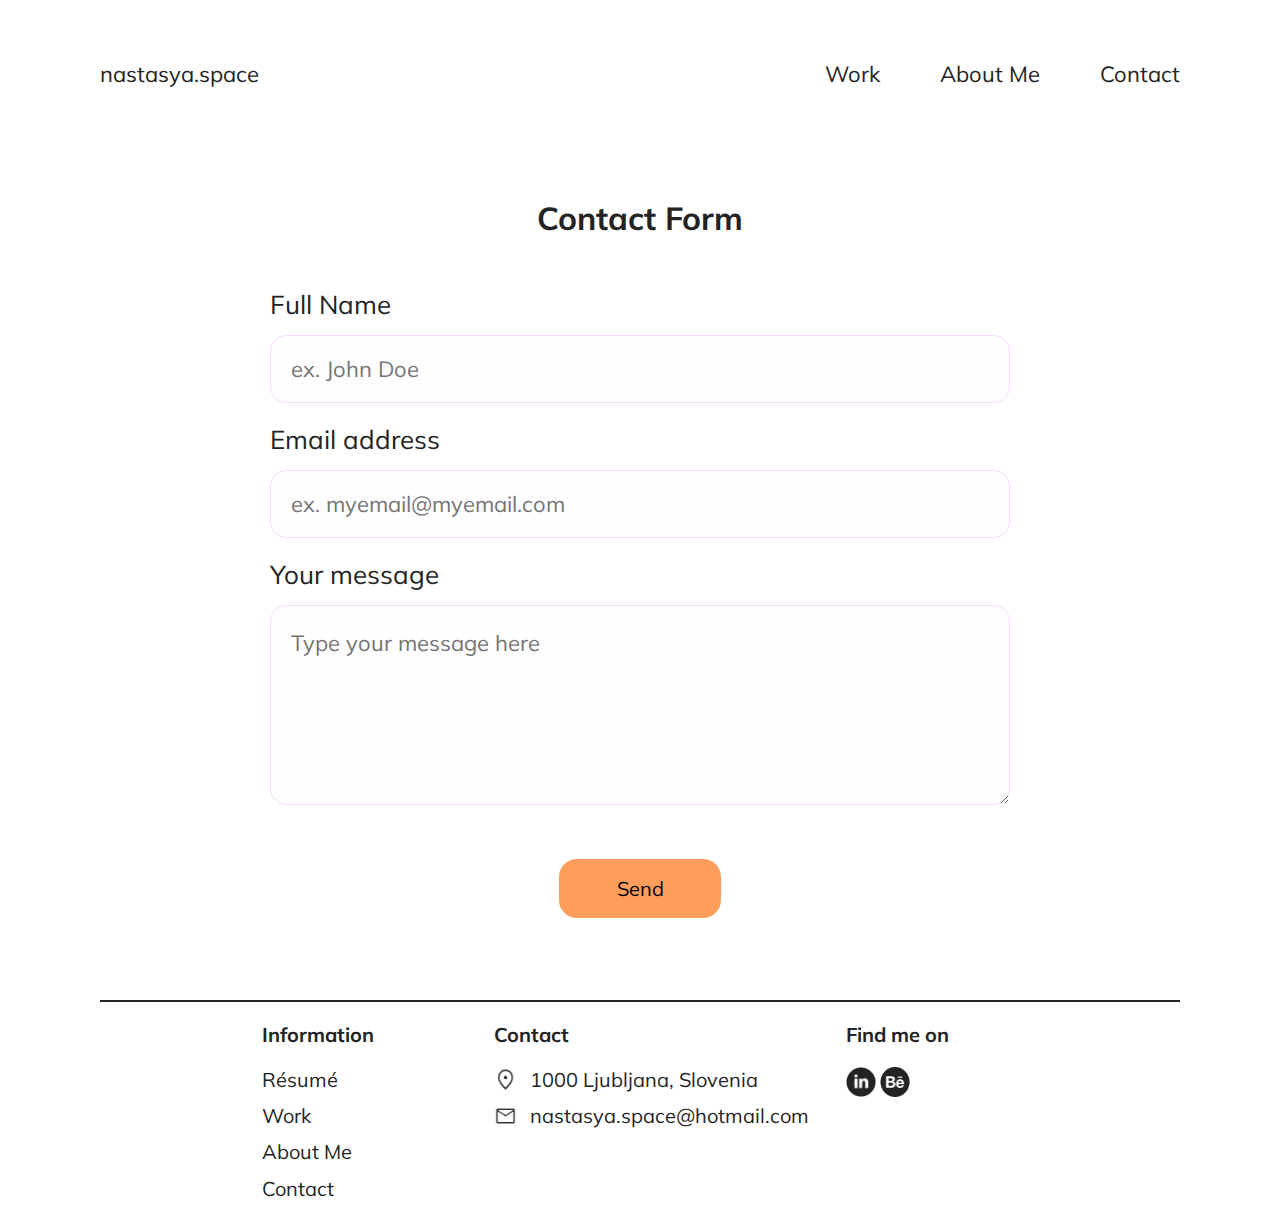
<file: contact.html>
<!DOCTYPE html>
<html lang="en">
<head>
    <meta charset="UTF-8">
    <meta http-equiv="X-UA-Compatible" content="IE=edge">
    <meta name="viewport" content="width=device-width, initial-scale=1.0">
    <title>Document</title>
    <script src="./jquery1.11.2.js"></script>

    <link rel="stylesheet" href="style.css">

    <script>

        
        function sendEmail () {

            if(document.getElementById('name').value != "" && document.getElementById("message").value != "" & document.getElementById('email').value !=""){

                $.ajax({
                    url:"sendEmail.php",    //the page containing php script
                    type: "post",    //request type,
                    data: {subject: "New message from ", name: document.getElementById('name').value, message: document.getElementById("message").value, email: document.getElementById('email').value},
                    success:function(result){
                        var modal = document.getElementById("myModal");
                        window.onclick = function(event) {
                        if (event.target == modal) {
                            modal.style.display = "none";
                        }
                        }
                        document.getElementById("modal-text").innerHTML = "Thank you for reaching, <br> you'll be hearing out from me soon.";
                        document.getElementById("close-modal").onclick = function() {
                            modal.style.display = "none";
                        }

                        modal.style.display = "block";

                        console.log("Success");
                        
                    },
                    error:function(result){
                        var modal = document.getElementById("myModal");
                        window.onclick = function(event) {
                        if (event.target == modal) {
                            modal.style.display = "none";
                        }
                        }
                        document.getElementById("modal-text").innerHTML = "Woops.. There was issue while sending you message. <br><br> Please try to contact me on:  <br> nastasya.space@hotmail.com";
                        document.getElementById("close-modal").onclick = function() {
                            modal.style.display = "none";
                        }

                        modal.style.display = "block";

                        console.log("Error");
                    }
                });
            }else{
                var modal = document.getElementById("myModal");
                        window.onclick = function(event) {
                        if (event.target == modal) {
                            modal.style.display = "none";
                        }
                        }
                        document.getElementById("modal-text").innerHTML = "Please fullfill all the fields in order to send the message. Thanks!";
                        document.getElementById("close-modal").onclick = function() {
                            modal.style.display = "none";
                        }

                        modal.style.display = "block";

            }
        }
    </script>
</head>
<body>
    <div class="mobile-menu" id="mobile-menu">
        <div class="mobile-menu-header"><img src="./images/mobile/close-menu.png" onClick="hideMenuMobile()"/></div>
        <div class="mobile-nav">
            <ul class="mobile-menu-nav-items">
                <li>
                    <a href="./index.html#projects" onClick="hideMenuMobile()">Work</a>
                </li>
                <li>
                    <a href="./index.html#about-me" onClick="hideMenuMobile()">About Me</a>
                </li>
                <li>
                    <a href="./contact.html" onClick="hideMenuMobile()">Contact</a>
                </li>
            </ul>
        </div>
    </div>
    <header>
        <div class="wrapper">
            <nav>
                <div class="logo"><a href="./index.html">nastasya.space</a></div>
                <ul class="nav-items-web">
                    <li>
                        <a href="./index.html#projects">Work</a>
                    </li>
                    <li>
                        <a href="./index.html#about-me">About Me</a>
                    </li>
                    <li>
                        <a href="./contact.html">Contact</a>
                    </li>
                </ul>
                <img src = "./images/mobile/menu.png" class="nav-items-mobile" onClick="showMenuMobile()" />
            </nav>
            <!-- End of navigation menu -->        
        </div>
    </header>
    

    <!-- End of the header section -->

    <div class="wrapper  contact-me-w">
        <div id="myModal" class="modal">

            <!-- Modal content -->
            <div class="modal-content">
              <span id="close-modal" class="close">&times;</span>
              <p id="modal-text">Thank you for reaching, <br> you'll be hearing out from me soon.</p>
              <a href="./index.html" class="btn orange" >Go back to Home page</a>
            </div>
          
          </div>
        <section class="contact-me">
            <div class="form">
                    <h1>Contact Form</h1>
                    <div class="control">
                        <label>Full Name</label><br>
                        <input type="text" placeholder="ex. John Doe" id="name"/>
                    </div>
                    <div class="control">
                        <label>Email address</label><br>
                        <input type="text" placeholder="ex. myemail@myemail.com" id="email"/>
                    </div>
                    <div class="control">
                        <label>Your message</label><br>
                        <textarea type="text" placeholder="Type your message here" id="message"></textarea>
                    </div>
                    <a href="#" class="btn dark" onClick="sendEmail()">Send</a>
            </div>
        </section>
    </div>

    <!-- End of Contact me form section -->

    <footer class="footer-mobile">
        <div class="footer-content">
            <div class="left"><span>@ all rights reserved</span><br><span>2023 January</span></div>
            <div class="right"><img src="./images/firstpage/footer/footer-top-mobile.png" class="go-top" onclick="window.scrollTo(0, 0);"/></div>
        </div>
        <ul>
            <li>
                <a href="./cv/CV1.pdf" class="ftr-resume">Résumé</a>
            </li>
            <li>
                <a href="https://www.linkedin.com/in/achuguncalieva/" class="ftr-linked-in">LinkedIn</a>
            </li>
            <li>
                <a href="https://www.behance.net/anastaschugunc" class="ftr-behance">Behance</a>
            </li>
            <li>
                <a href="#" class="ftr-contact">Contact</a>
            </li>
        </ul>   
    </footer>

    <footer class="footer-web">
        <div class="wrapper footer-wrap">
            <div class="links-container">
                <div class="links">
                    <h3>Information</h3>
                    <ul>
                        <li>
                            <a href="./cv/CV1.pdf">Résumé</a>
                        </li>
                        <li>
                            <a href="./index.html#projects">Work</a>
                        </li>
                        <li>
                            <a href="./index.html#about-me">About Me</a>
                        </li>
                        <li>
                            <a href="./contact.html">Contact</a>
                        </li>
                    </ul>
                </div>
                <div class="contacts"> 
                    <h3>Contact</h3>
                    <ul>
                        <li><img src="./images/firstpage/footer/location_icon.png"><span>1000 Ljubljana, Slovenia</span></li>
                        <!-- <li><img src="./images/firstpage/footer/phone_icon.png"><span></span></li> -->
                        <li><img src="./images/firstpage/footer/mail_icon.png"><span>nastasya.space@hotmail.com</span></li>
                    </ul>
                </div>
                <div class="find-me">
                    <h3>Find me on</h3>
                    <div>
                        <a href="#">
                            <img src="images/firstpage/footer/linked-in.png">
                        </a>
                        <a href="#">
                            <img src="images/firstpage/footer/behance.png">
                        </a>
                    </div>
                </div>
            </div>
        </div>
    </footer>

    <script>
        function showMenuMobile(){
       
        document.getElementById("mobile-menu").style.display = "block";
        }
        function hideMenuMobile(){
        document.getElementById("mobile-menu").style.display = "none";
        }

    </script>
    
</body>
</html>
</file>
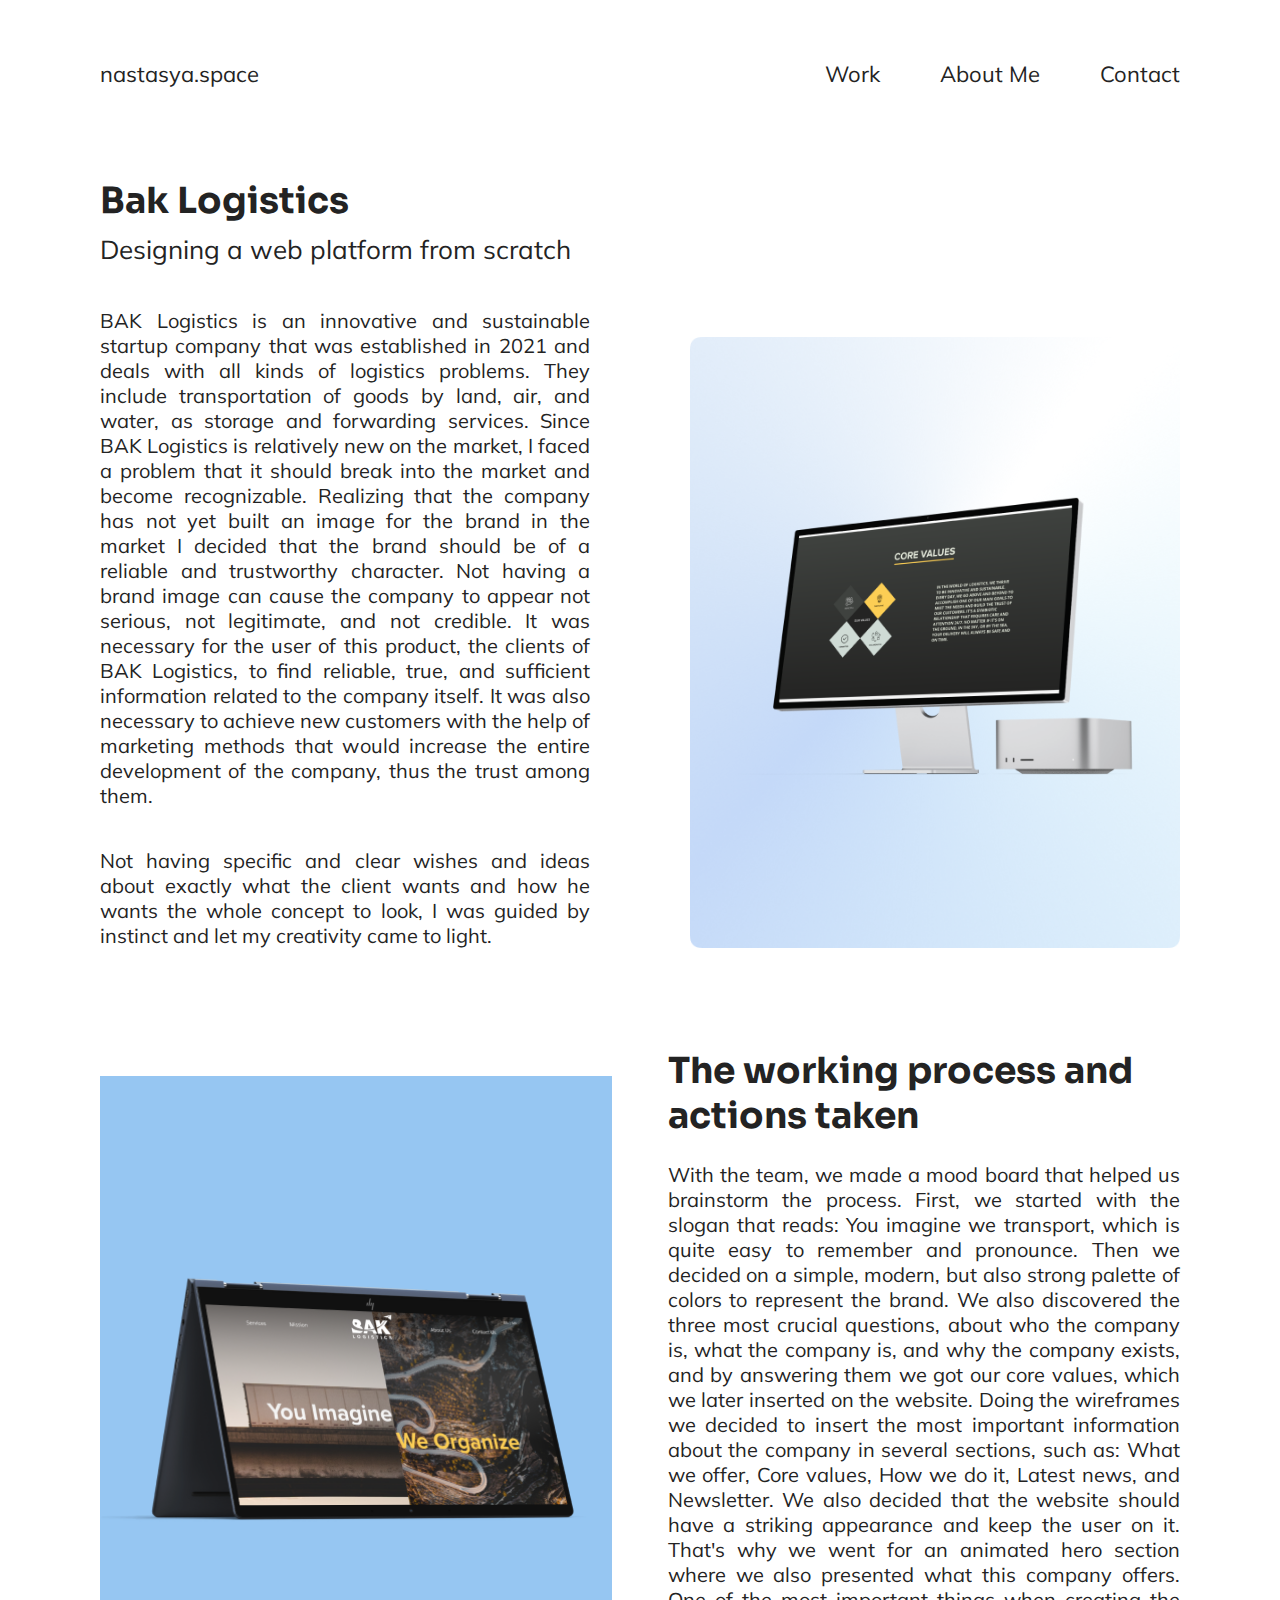
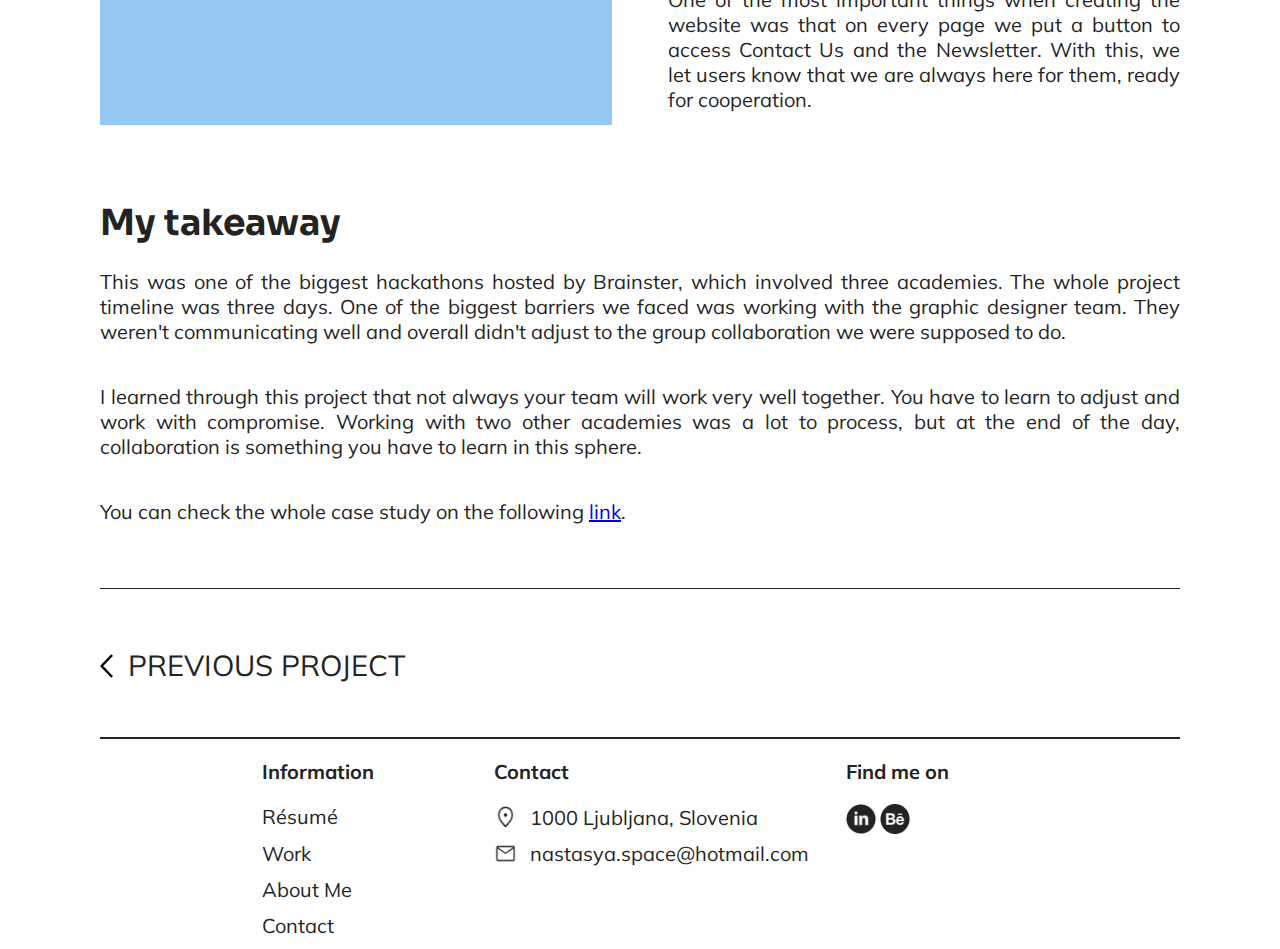
<file: projects/bak.html>
<!DOCTYPE html>
<html lang="en">
<head>
    <meta charset="UTF-8">
    <meta http-equiv="X-UA-Compatible" content="IE=edge">
    <meta name="viewport" content="width=device-width, initial-scale=1.0">
    <title>Bak</title>

    <link rel="stylesheet" href="../style.css">
</head>
<body>
    <div class="mobile-menu" id="mobile-menu">
        <div class="mobile-menu-header"><img src="../images/mobile/close-menu.png" onClick="hideMenuMobile()"/></div>
        <div class="mobile-nav">
            <ul class="mobile-menu-nav-items">
                <li>
                    <a href="../index.html#projects" onClick="hideMenuMobile()">Work</a>
                </li>
                <li>
                    <a href="../index.html#about-me" onClick="hideMenuMobile()">About Me</a>
                </li>
                <li>
                    <a href="../contact.html" onClick="hideMenuMobile()">Contact</a>
                </li>
            </ul>
        </div>
    </div>
    <header>
        <div class="wrapper">
            <nav>
                <div class="logo"><a href="../index.html">nastasya.space</a></div>
                <ul class="nav-items-web">
                    <li>
                        <a href="../index.html#projects">Work</a>
                    </li>
                    <li>
                        <a href="../index.html#about-me">About Me</a>
                    </li>
                    <li>
                        <a href="../contact.html">Contact</a>
                    </li>
                </ul>
                <img src = "../images/mobile/menu.png" class="nav-items-mobile" onClick="showMenuMobile()"/>
            </nav>
            <!-- End of navigation menu -->
            <!--
            <div class="hero-section-project">
                <img src="../images/project-page/Sugarwish/herosection-monitor.png">
                <div class="center">
                    
                </div>
            </div>    -->     
        </div>
    </header>
    

    <!-- End of the header section -->

    <div class="wrapper">
        <section class="project-section">
            <div class="first">
                <div class="left">
                    <h1>Bak Logistics</h1>
                    <h2>Designing a web platform from scratch</h2>
                    <p>BAK Logistics is an innovative and sustainable startup company that was established in 2021 and deals with all kinds of logistics problems. They include transportation of goods by land, air, and water, as storage and forwarding services. Since BAK Logistics is relatively new on the market, I faced a problem that it should break into the market and become recognizable. Realizing that the company has not yet built an image for the brand in the market I decided that the brand should be of a reliable and trustworthy character. Not having a brand image can cause the company to appear not serious, not legitimate, and not credible. It was necessary for the user of this product, the clients of BAK Logistics, to find reliable, true, and sufficient information related to the company itself. It was also necessary to achieve new customers with the help of marketing methods that would increase the entire development of the company, thus the trust among them.
                    </p>
                    <p>
                        Not having specific and clear wishes and ideas about exactly what the client wants and how he wants the whole concept to look, I was guided by instinct and let my creativity came to light.
                    </p>
                </div>
                <div class="right">
                    <img src="../images/project-page/Bak/first.png" alt="">
                </div>
                                
            </div>
            
            <div class="second">   
                <div class="left">
                    <img src="../images/project-page/Bak/second.png" alt="">
                </div>  
                <div class="right">
                    <div class="content">
                        <h1>The working process and actions taken</h1>
                        <p>
                            With the team, we made a mood board that helped us brainstorm the process. First, we started with the slogan that reads: You imagine we transport, which is quite easy to remember and pronounce. Then we decided on a simple, modern, but also strong palette of colors to represent the brand. We also discovered the three most crucial questions, about who the company is, what the company is, and why the company exists, and by answering them we got our core values, which we later inserted on the website. Doing the wireframes we decided to insert the most important information about the company in several sections, such as: What we offer, Core values, How we do it, Latest news, and Newsletter. We also decided that the website should have a striking appearance and keep the user on it. That's why we went for an animated hero section where we also presented what this company offers. One of the most important things when creating the website was that on every page we put a button to access Contact Us and the Newsletter. With this, we let users know that we are always here for them, ready for cooperation.
                        </p>
                    </div>
                </div>   
                
                
            </div>
            <div class="third">
                <div class="content">
                    <h1>My takeaway</h1>
                    <p>This was one of the biggest hackathons hosted by Brainster, which involved three academies. The whole project timeline was three days. One of the biggest barriers we faced was working with the graphic designer team. They weren't communicating well and overall didn't adjust to the group collaboration we were supposed to do.</p>
                    <p>I learned through this project that not always your team will work very well together. You have to learn to adjust and work with compromise. Working with two other academies was a lot to process, but at the end of the day, collaboration is something you have to learn in this sphere.</p>
                    <p>You can check the whole case study on the following <a href="https://www.behance.net/gallery/146835361/Bak-Logistics">link</a>.</p>
                </div>
            </div>
        </section>
    </div>

    <!-- End of Project section -->

    <div class="wrapper">
        <div class="projects-navigation">
            <div class="left">
                <a href="./lpp.html">
                    <div class="previous-icon"><img src="../images/project-page/arrow-previous.png" /></div>
                    <div class="previous-project">Previous Project</div>    
                </a>        
            </div>
            <div class="right">
                <!--
                    <div class="next-project"><a href="./brainster.html">Next Project</a></div>
                    <div class="next-icon"><a href="#">></a></div>
                    -->
                    
            </div>
        </div>
    </div>

     <!-- End of Projects navigation -->

     <footer class="footer-mobile">
        <div class="footer-content">
            <div class="left"><span>@ all rights reserved</span><br><span>2023 January</span></div>
            <div class="right"><img src="../images/firstpage/footer/footer-top-mobile.png" class="go-top" onclick="window.scrollTo(0, 0);"/></div>
        </div>
        <ul>
            <li>
                <a href="./cv/CV1.pdf" class="ftr-resume">Résumé</a>
            </li>
            <li>
                <a href="https://www.linkedin.com/in/achuguncalieva/" class="ftr-linked-in">LinkedIn</a>
            </li>
            <li>
                <a href="https://www.behance.net/anastaschugunc" class="ftr-behance">Behance</a>
            </li>
            <li>
                <a href="../contact.html" class="ftr-contact">Contact</a>
            </li>
        </ul>  
    </footer>

    <footer class="footer-web">
        <div class="wrapper footer-wrap">
            <div class="links-container">
                <div class="links">
                    <h3>Information</h3>
                    <ul>
                        <li>
                            <a href="./cv/CV1.pdf">Résumé</a>
                        </li>
                        <li>
                            <a href="../index.html#projects">Work</a>
                        </li>
                        <li>
                            <a href="../index.html#about-me">About Me</a>
                        </li>
                        <li>
                            <a href="../contact.html">Contact</a>
                        </li>
                    </ul>
                </div>
                <div class="contacts"> 
                    <h3>Contact</h3>
                    <ul>
                        <li><img src="../images/firstpage/footer/location_icon.png"><span>1000 Ljubljana, Slovenia</span></li>
                        <!-- <li><img src="./images/firstpage/footer/phone_icon.png"><span></span></li> -->
                        <li><img src="../images/firstpage/footer/mail_icon.png"><span>nastasya.space@hotmail.com</span></li>
                    </ul>
                </div>
                <div class="find-me">
                    <h3>Find me on</h3>
                    <div>
                        <a href="#">
                            <img src="../images/firstpage/footer/linked-in.png">
                        </a>
                        <a href="#">
                            <img src="../images/firstpage/footer/behance.png">
                        </a>
                    </div>
                </div>
            </div>
        </div>
    </footer>

    <script>
        function showMenuMobile(){
        console.log("dasd");
        document.getElementById("mobile-menu").style.display = "block";
        }
        function hideMenuMobile(){
        document.getElementById("mobile-menu").style.display = "none";
        }

    </script>
</body>
</html>
</file>
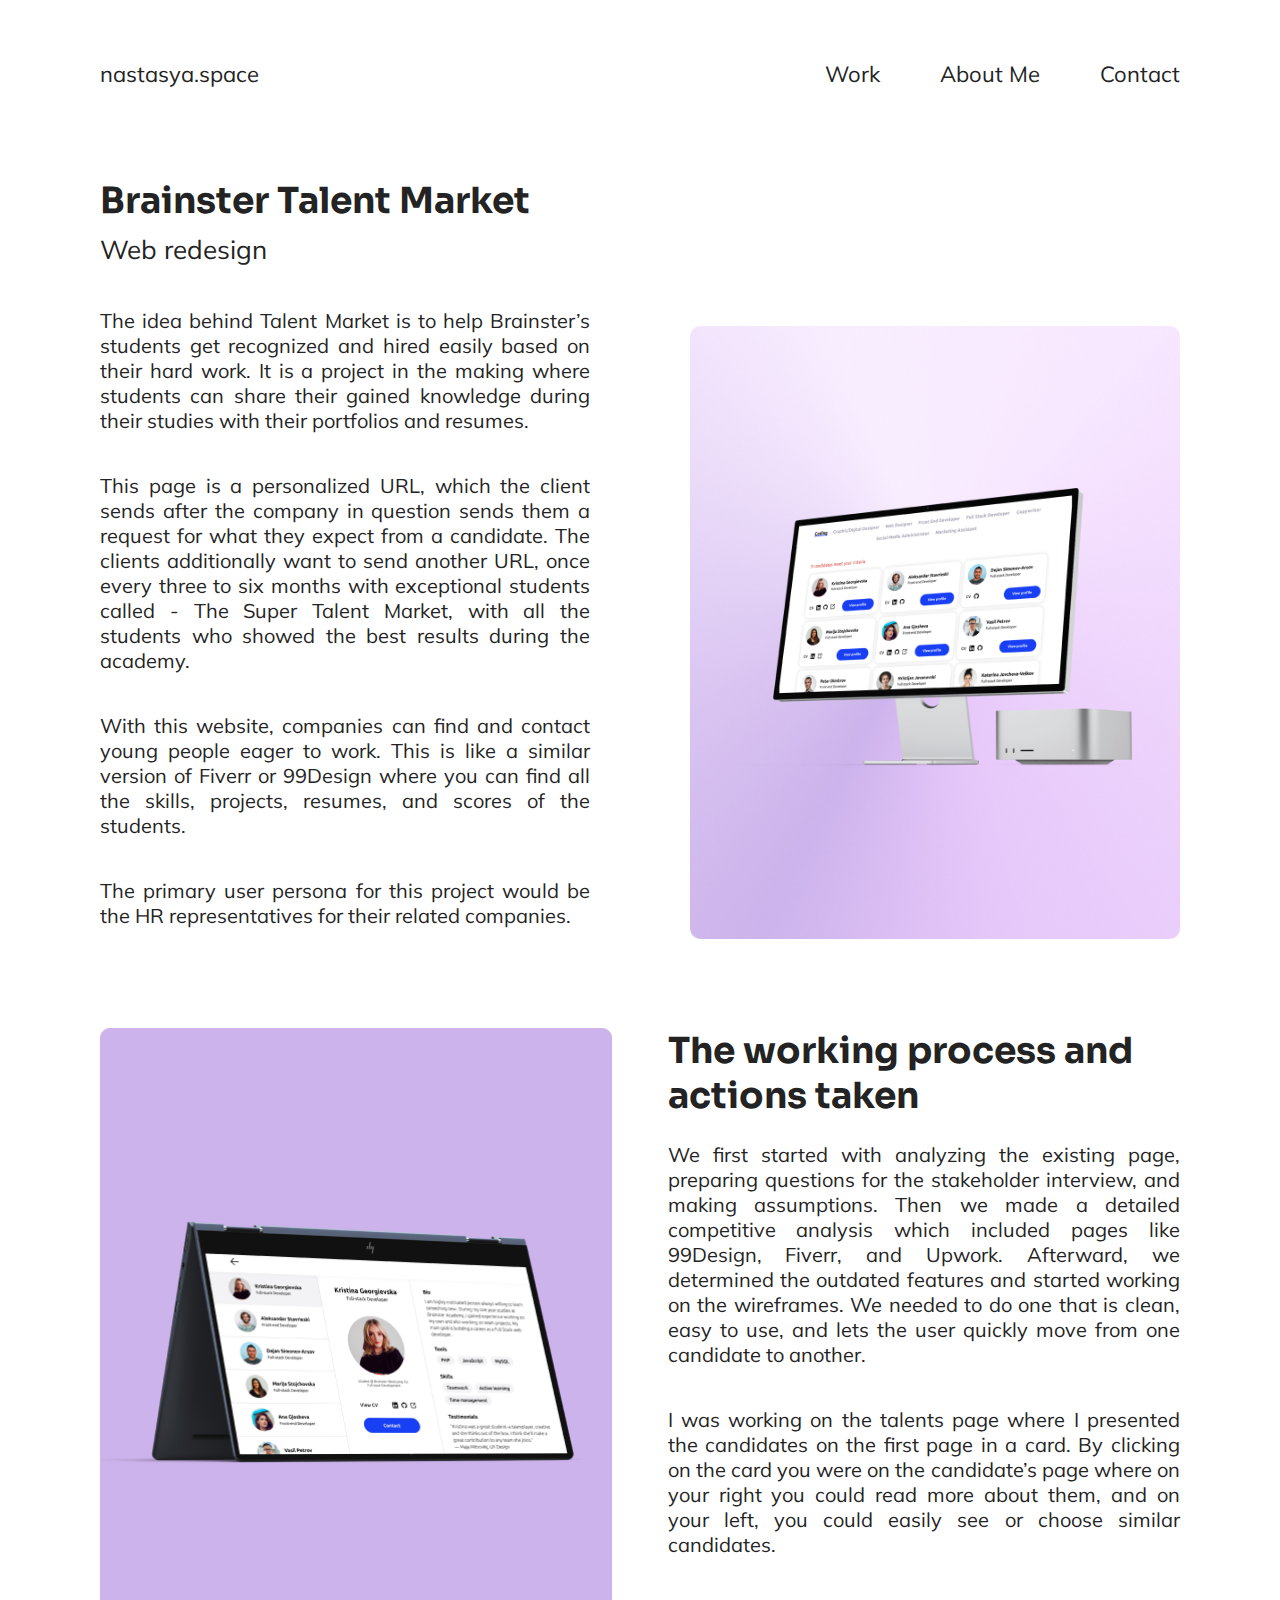
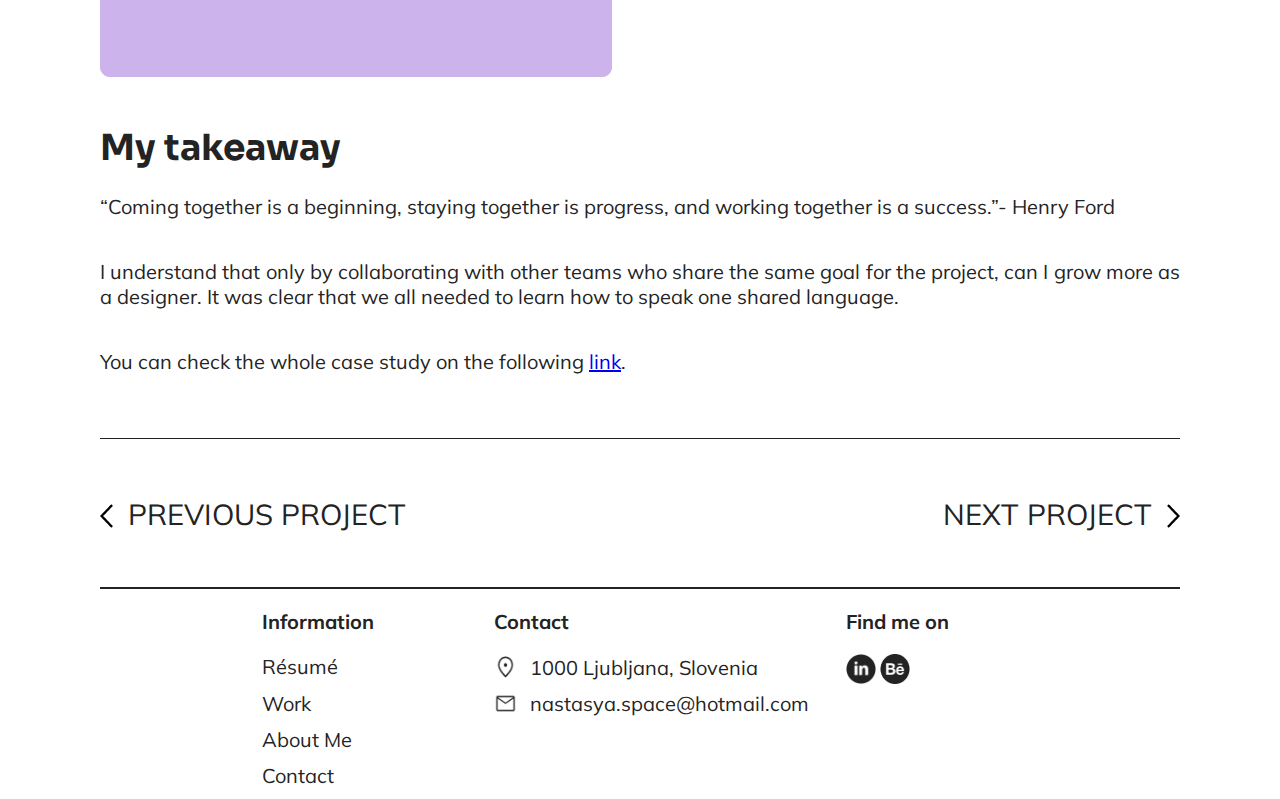
<file: projects/brainster.html>
<!DOCTYPE html>
<html lang="en">
<head>
    <meta charset="UTF-8">
    <meta http-equiv="X-UA-Compatible" content="IE=edge">
    <meta name="viewport" content="width=device-width, initial-scale=1.0">
    <title>Brainster</title>

    <link rel="stylesheet" href="../style.css">
</head>
<body>
    <div class="mobile-menu" id="mobile-menu">
        <div class="mobile-menu-header"><img src="../images/mobile/close-menu.png" onClick="hideMenuMobile()"/></div>
        <div class="mobile-nav">
            <ul class="mobile-menu-nav-items">
                <li>
                    <a href="../index.html#projects" onClick="hideMenuMobile()">Work</a>
                </li>
                <li>
                    <a href="../index.html#about-me" onClick="hideMenuMobile()">About Me</a>
                </li>
                <li>
                    <a href="../contact.html" onClick="hideMenuMobile()">Contact</a>
                </li>
            </ul>
        </div>
    </div>
    <header>
        <div class="wrapper">
            <nav>
                <div class="logo"><a href="../index.html">nastasya.space</a></div>
                <ul class="nav-items-web">
                    <li>
                        <a href="../index.html#projects">Work</a>
                    </li>
                    <li>
                        <a href="../index.html#about-me">About Me</a>
                    </li>
                    <li>
                        <a href="../contact.html">Contact</a>
                    </li>
                </ul>
                <img src = "../images/mobile/menu.png" class="nav-items-mobile" onClick="showMenuMobile()"/>
            </nav>
            <!-- End of navigation menu -->
            <!--
            <div class="hero-section-project">
                <img src="../images/project-page/Sugarwish/herosection-monitor.png">
                <div class="center">
                    
                </div>
            </div>    -->     
        </div>
    </header>
    

    <!-- End of the header section -->

    <div class="wrapper">
        <section class="project-section">
            <div class="first">
                <div class="left">
                    <h1>Brainster Talent Market</h1>
                    <h2>Web redesign</h2>
                    <p>The idea behind Talent Market is to help Brainster’s students get recognized and hired easily based on their hard work. It is a project in the making where students can share their gained knowledge during their studies with their portfolios and resumes.
                    </p>
                    <p>
                        This page is a personalized URL, which the client sends after the company in question sends them a request for what they expect from a candidate. The clients additionally want to send another URL, once every three to six months with exceptional students called - The Super Talent Market, with all the students who showed the best results during the academy.
                    </p>
                    <p>
                        With this website, companies can find and contact young people eager to work. This is like a similar version of Fiverr or 99Design where you can find all the skills, projects, resumes, and scores of the students.
                    </p>
                    <p>
                        The primary user persona for this project would be the HR representatives for their related companies.
                    </p>
                </div>
                <div class="right">
                    <img src="../images/project-page/Brainster/first.png" alt="">
                </div>
                                
            </div>
            
            <div class="second">   
                <div class="left">
                    <img src="../images/project-page/Brainster/second.png" alt="">
                </div>  
                <div class="right">
                    <div class="content">
                        <h1>The working process and actions taken</h1>
                        <p>
                            We first started with analyzing the existing page, preparing questions for the stakeholder interview, and making assumptions. Then we made a detailed competitive analysis which included pages like 99Design, Fiverr, and Upwork. Afterward, we determined the outdated features and started working on the wireframes. We needed to do one that is clean, easy to use, and lets the user quickly move from one candidate to another.
                        </p>
                        <p>
                            I was working on the talents page where I presented the candidates on the first page in a card. By clicking on the card you were on the candidate’s page where on your right you could read more about them, and on your left, you could easily see or choose similar candidates.
                        </p>
                    </div>
                </div>   
                
                
            </div>
            <div class="third">
                <div class="content">
                    <h1>My takeaway</h1>
                    <p>“Coming together is a beginning, staying together is progress, and working together is a success.”- Henry Ford</p>
                    <p>I understand that only by collaborating with other teams who share the same goal for the project, can I grow more as a designer. It was clear that we all needed to learn how to speak one shared language.</p>
                    <p>You can check the whole case study on the following <a href="https://www.behance.net/gallery/161706687/Target-the-best-candidates-Talent-Market-Web-Design">link</a>.</p>
                </div>
            </div>
        </section>
    </div>

    <!-- End of Project section -->

    <div class="wrapper">
        <div class="projects-navigation">
            <div class="left">
                <a href="./sugarwish.html">
                    <div class="previous-icon"><img src="../images/project-page/arrow-previous.png" /></div>
                    <div class="previous-project">Previous Project</div>    
                </a>        
            </div>
            <div class="right">
                <!--
                    <div class="next-project"><a href="./brainster.html">Next Project</a></div>
                    <div class="next-icon"><a href="#">></a></div>
                    -->
                    <a href="./lpp.html">
                    <div class="next-project">Next Project</div>
                    <div class="next-icon"><img src="../images/project-page/arrow_next.png" /></div>
                </a>
            </div>
        </div>
    </div>

     <!-- End of Projects navigation -->

     <footer class="footer-mobile">
        <div class="footer-content">
            <div class="left"><span>@ all rights reserved</span><br><span>2023 January</span></div>
            <div class="right"><img src="../images/firstpage/footer/footer-top-mobile.png" class="go-top" onclick="window.scrollTo(0, 0);"/></div>
        </div>
        <ul>
            <li>
                <a href="./cv/CV1.pdf" class="ftr-resume">Résumé</a>
            </li>
            <li>
                <a href="https://www.linkedin.com/in/achuguncalieva/" class="ftr-linked-in">LinkedIn</a>
            </li>
            <li>
                <a href="https://www.behance.net/anastaschugunc" class="ftr-behance">Behance</a>
            </li>
            <li>
                <a href="../contact.html" class="ftr-contact">Contact</a>
            </li>
        </ul>  
    </footer>

    <footer class="footer-web">
        <div class="wrapper footer-wrap">
            <div class="links-container">
                <div class="links">
                    <h3>Information</h3>
                    <ul>
                        <li>
                            <a href="./cv/CV1.pdf">Résumé</a>
                        </li>
                        <li>
                            <a href="../index.html#projects">Work</a>
                        </li>
                        <li>
                            <a href="../index.html#about-me">About Me</a>
                        </li>
                        <li>
                            <a href="../contact.html">Contact</a>
                        </li>
                    </ul>
                </div>
                <div class="contacts"> 
                    <h3>Contact</h3>
                    <ul>
                        <li><img src="../images/firstpage/footer/location_icon.png"><span>1000 Ljubljana, Slovenia</span></li>
                        <!-- <li><img src="./images/firstpage/footer/phone_icon.png"><span></span></li> -->
                        <li><img src="../images/firstpage/footer/mail_icon.png"><span>nastasya.space@hotmail.com</span></li>
                    </ul>
                </div>
                <div class="find-me">
                    <h3>Find me on</h3>
                    <div>
                        <a href="#">
                            <img src="../images/firstpage/footer/linked-in.png">
                        </a>
                        <a href="#">
                            <img src="../images/firstpage/footer/behance.png">
                        </a>
                    </div>
                </div>
            </div>
        </div>
    </footer>

    <script>
        function showMenuMobile(){
        console.log("dasd");
        document.getElementById("mobile-menu").style.display = "block";
        }
        function hideMenuMobile(){
        document.getElementById("mobile-menu").style.display = "none";
        }

    </script>
</body>
</html>
</file>
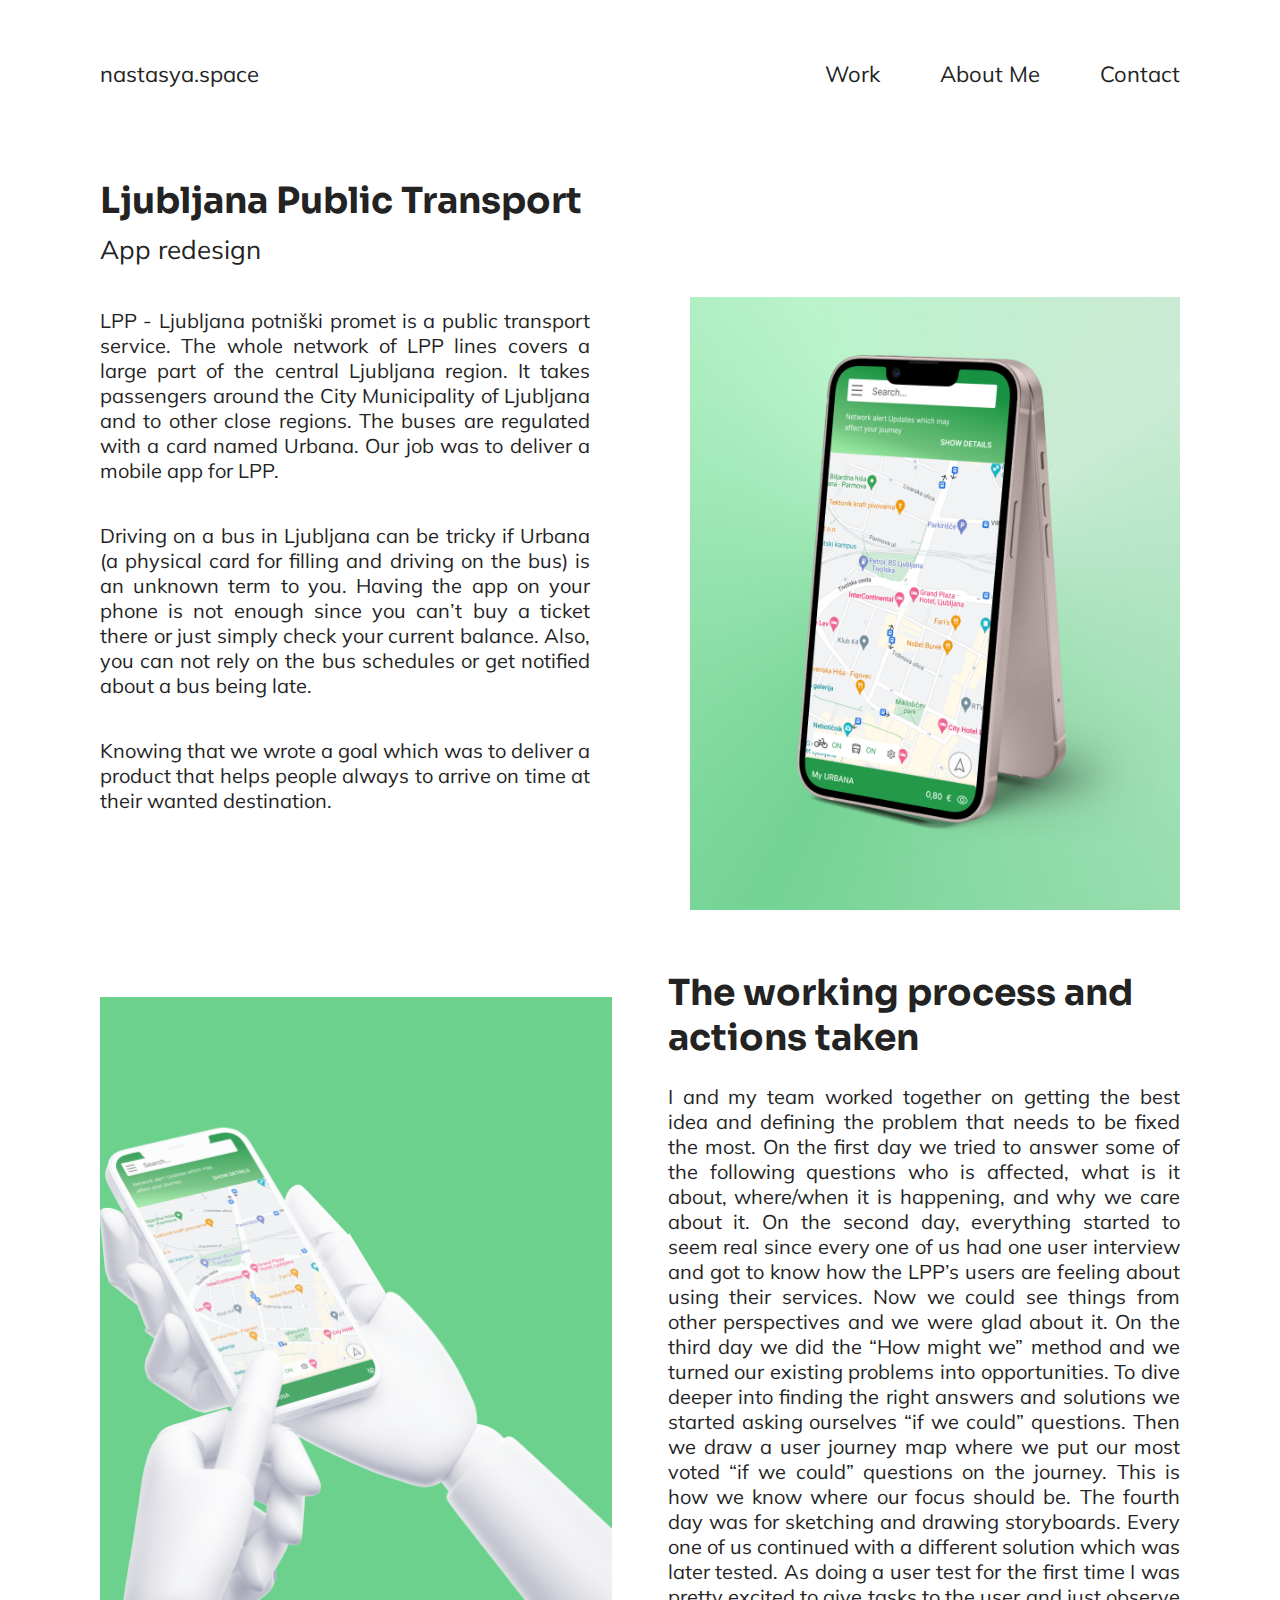
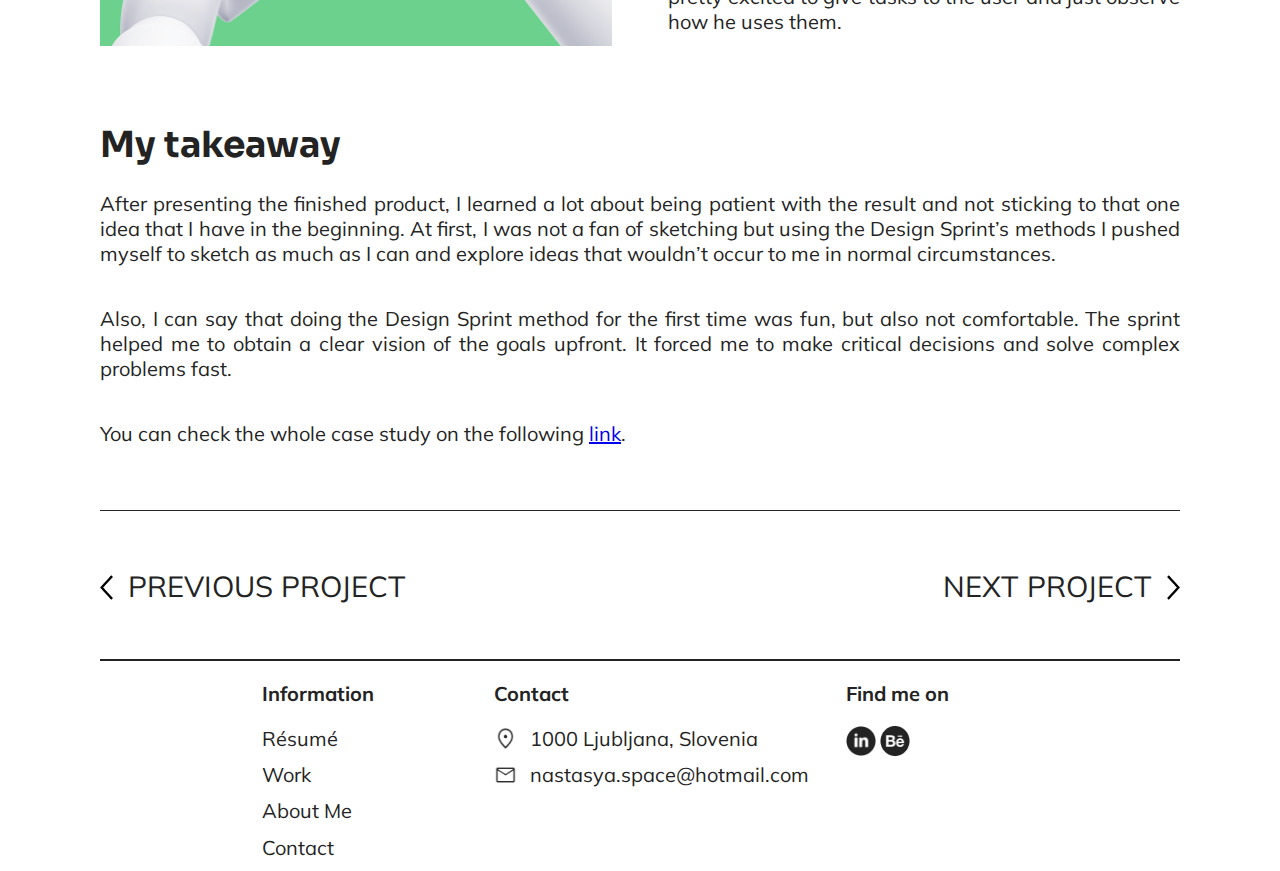
<file: projects/lpp.html>
<!DOCTYPE html>
<html lang="en">
<head>
    <meta charset="UTF-8">
    <meta http-equiv="X-UA-Compatible" content="IE=edge">
    <meta name="viewport" content="width=device-width, initial-scale=1.0">
    <title>Ljubljana Public Transport</title>

    <link rel="stylesheet" href="../style.css">
</head>
<body>
    <div class="mobile-menu" id="mobile-menu">
        <div class="mobile-menu-header"><img src="../images/mobile/close-menu.png" onClick="hideMenuMobile()"/></div>
        <div class="mobile-nav">
            <ul class="mobile-menu-nav-items">
                <li>
                    <a href="../index.html#projects" onClick="hideMenuMobile()">Work</a>
                </li>
                <li>
                    <a href="../index.html#about-me" onClick="hideMenuMobile()">About Me</a>
                </li>
                <li>
                    <a href="../contact.html" onClick="hideMenuMobile()">Contact</a>
                </li>
            </ul>
        </div>
    </div>
    <header>
        <div class="wrapper">
            <nav>
                <div class="logo"><a href="../index.html">nastasya.space</a></div>
                <ul class="nav-items-web">
                    <li>
                        <a href="../index.html#projects">Work</a>
                    </li>
                    <li>
                        <a href="../index.html#about-me">About Me</a>
                    </li>
                    <li>
                        <a href="../contact.html">Contact</a>
                    </li>
                </ul>
                <img src = "../images/mobile/menu.png" class="nav-items-mobile" onClick="showMenuMobile()"/>
            </nav>
            <!-- End of navigation menu -->
            <!--
            <div class="hero-section-project">
                <img src="../images/project-page/Sugarwish/herosection-monitor.png">
                <div class="center">
                    
                </div>
            </div>    -->     
        </div>
    </header>
    

    <!-- End of the header section -->

    <div class="wrapper">
        <section class="project-section">
            <div class="first">
                <div class="left">
                    <h1>Ljubljana Public Transport</h1>
                    <h2>App redesign</h2>
                    <p>LPP - Ljubljana potniški promet is a public transport service. The whole network of LPP lines covers a large part of the central Ljubljana region. It takes passengers around the City Municipality of Ljubljana and to other close regions. The buses are regulated with a card named Urbana.  Our job was to deliver a mobile app for LPP.
                    </p>
                    <p>
                        Driving on a bus in Ljubljana can be tricky if Urbana (a physical card for filling and driving on the bus) is an unknown term to you. Having the app on your phone is not enough since you can’t buy a ticket there or just simply check your current balance. Also, you can not rely on the bus schedules or get notified about a bus being late.
                    </p>
                    <p>
                        Knowing that we wrote a goal which was to deliver a product that helps people always to arrive on time at their wanted destination.
                    </p>
                </div>
                <div class="right">
                    <img src="../images/project-page/Lpp/first.png" alt="">
                </div>
                                
            </div>
            
            <div class="second">   
                <div class="left">
                    <img src="../images/project-page/Lpp/second.png" alt="">
                </div>  
                <div class="right">
                    <div class="content">
                        <h1>The working process and actions taken</h1>
                        <p>
                            I and my team worked together on getting the best idea and defining the problem that needs to be fixed the most.
On the first day we tried to answer some of the following questions who is affected, what is it about, where/when it is happening, and why we care about it. On the second day, everything started to seem real since every one of us had one user interview and got to know how the LPP’s users are feeling about using their services. Now we could see things from other perspectives and we were glad about it. On the third day we did the “How might we” method and we turned our existing problems into opportunities. To dive deeper into finding the right answers and solutions we started asking ourselves “if we could” questions. Then we draw a user journey map where we put our most voted “if we could” questions on the journey. This is how we know where our focus should be. The fourth day was for sketching and drawing storyboards. Every one of us continued with a different solution which was later tested. As doing a user test for the first time I was pretty excited to give tasks to the user and just observe how he uses them.
                    </p>
                    </div>
                </div>   
                
                
            </div>
            <div class="third">
                <div class="content">
                    <h1>My takeaway</h1>
                    <p>After presenting the finished product, I learned a lot about being patient with the result and not sticking to that one idea that I have in the beginning. At first, I was not a fan of sketching but using the Design Sprint’s methods I pushed myself to sketch as much as I can and explore ideas that wouldn’t occur to me in normal circumstances.</p>
                    <p>Also, I can say that doing the Design Sprint method for the first time was fun, but also not comfortable. The sprint helped me to obtain a clear vision of the goals upfront. It forced me to make critical decisions and solve complex problems fast.</p>
                    <p>You can check the whole case study on the following <a href="https://www.behance.net/gallery/156503305/Accessible-and-compact-Ljubljana-public-transport">link</a>.</p>
                </div>
            </div>
        </section>
    </div>

    <!-- End of Project section -->

    <div class="wrapper">
        <div class="projects-navigation">
            <div class="left">
                <a href="./brainster.html">
                    <div class="previous-icon"><img src="../images/project-page/arrow-previous.png" /></div>
                    <div class="previous-project">Previous Project</div>    
                </a>        
            </div>
            <div class="right">
                <!--
                    <div class="next-project"><a href="./brainster.html">Next Project</a></div>
                    <div class="next-icon"><a href="#">></a></div>
                    -->
                    <a href="./bak.html">
                    <div class="next-project">Next Project</div>
                    <div class="next-icon"><img src="../images/project-page/arrow_next.png" /></div>
                </a>
            </div>
        </div>
    </div>

     <!-- End of Projects navigation -->

     <footer class="footer-mobile">
        <div class="footer-content">
            <div class="left"><span>@ all rights reserved</span><br><span>2023 January</span></div>
            <div class="right"><img src="../images/firstpage/footer/footer-top-mobile.png" class="go-top" onclick="window.scrollTo(0, 0);"/></div>
        </div>
        <ul>
            <li>
                <a href="./cv/CV1.pdf" class="ftr-resume">Résumé</a>
            </li>
            <li>
                <a href="https://www.linkedin.com/in/achuguncalieva/" class="ftr-linked-in">LinkedIn</a>
            </li>
            <li>
                <a href="https://www.behance.net/anastaschugunc" class="ftr-behance">Behance</a>
            </li>
            <li>
                <a href="../contact.html" class="ftr-contact">Contact</a>
            </li>
        </ul>  
    </footer>

    <footer class="footer-web">
        <div class="wrapper footer-wrap">
            <div class="links-container">
                <div class="links">
                    <h3>Information</h3>
                    <ul>
                        <li>
                            <a href="./cv/CV1.pdf">Résumé</a>
                        </li>
                        <li>
                            <a href="../index.html#projects">Work</a>
                        </li>
                        <li>
                            <a href="../index.html#about-me">About Me</a>
                        </li>
                        <li>
                            <a href="../contact.html">Contact</a>
                        </li>
                    </ul>
                </div>
                <div class="contacts"> 
                    <h3>Contact</h3>
                    <ul>
                        <li><img src="../images/firstpage/footer/location_icon.png"><span>1000 Ljubljana, Slovenia</span></li>
                        <!-- <li><img src="./images/firstpage/footer/phone_icon.png"><span></span></li> -->
                        <li><img src="../images/firstpage/footer/mail_icon.png"><span>nastasya.space@hotmail.com</span></li>
                    </ul>
                </div>
                <div class="find-me">
                    <h3>Find me on</h3>
                    <div>
                        <a href="#">
                            <img src="../images/firstpage/footer/linked-in.png">
                        </a>
                        <a href="#">
                            <img src="../images/firstpage/footer/behance.png">
                        </a>
                    </div>
                </div>
            </div>
        </div>
    </footer>

    <script>
        function showMenuMobile(){
        console.log("dasd");
        document.getElementById("mobile-menu").style.display = "block";
        }
        function hideMenuMobile(){
        document.getElementById("mobile-menu").style.display = "none";
        }

    </script>
</body>
</html>
</file>
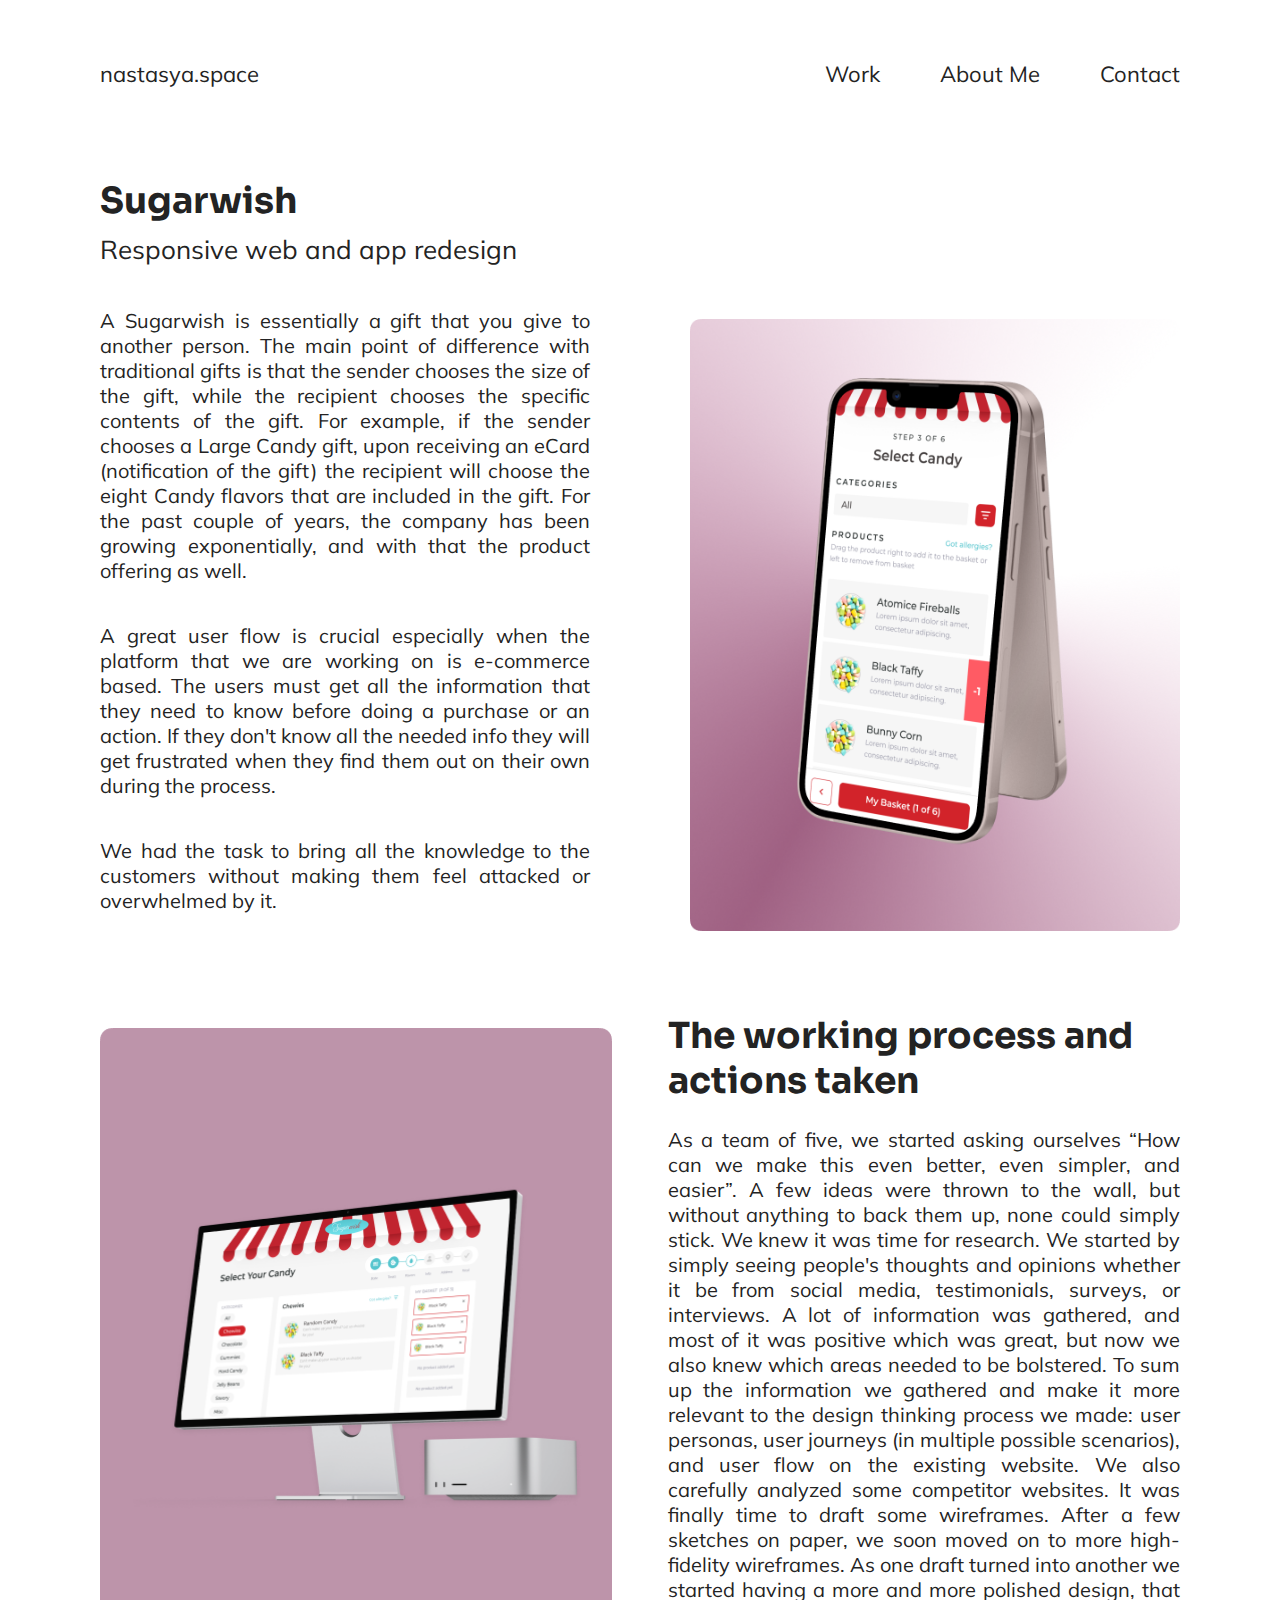
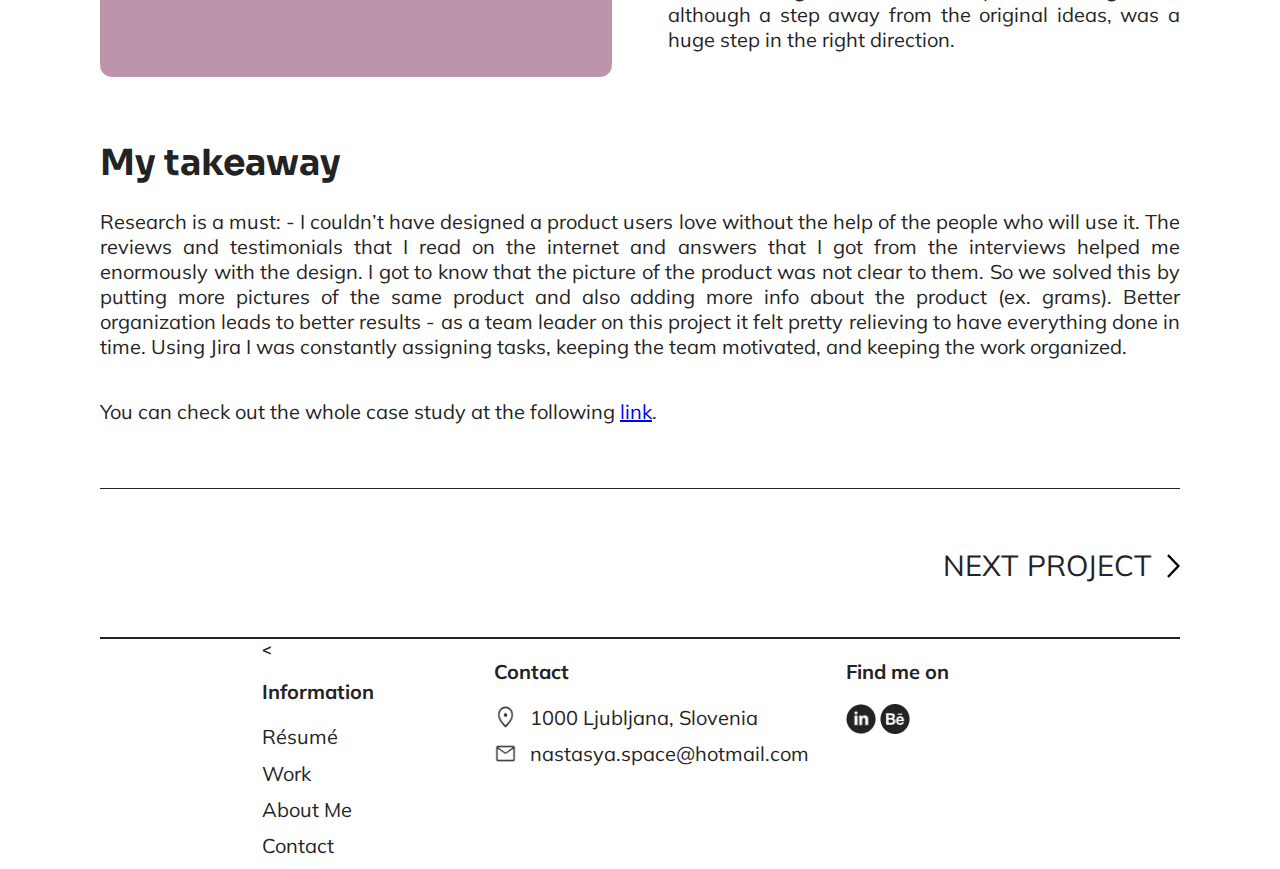
<file: projects/sugarwish.html>
<!DOCTYPE html>
<html lang="en">
<head>
    <meta charset="UTF-8">
    <meta http-equiv="X-UA-Compatible" content="IE=edge">
    <meta name="viewport" content="width=device-width, initial-scale=1.0">
    <title>Sugarwish</title>

    <link rel="stylesheet" href="../style.css">
</head>
<body>
    <div class="mobile-menu" id="mobile-menu">
        <div class="mobile-menu-header"><img src="../images/mobile/close-menu.png" onClick="hideMenuMobile()"/></div>
        <div class="mobile-nav">
            <ul class="mobile-menu-nav-items">
                <li>
                    <a href="../index.html#projects" onClick="hideMenuMobile()">Work</a>
                </li>
                <li>
                    <a href="../index.html#about-me" onClick="hideMenuMobile()">About Me</a>
                </li>
                <li>
                    <a href="../contact.html" onClick="hideMenuMobile()">Contact</a>
                </li>
            </ul>
        </div>
    </div>
    <header>
        <div class="wrapper">
            <nav>
                <div class="logo"><a href="../index.html">nastasya.space</a></div>
                <ul class="nav-items-web">
                    <li>
                        <a href="../index.html#projects">Work</a>
                    </li>
                    <li>
                        <a href="../index.html#about-me">About Me</a>
                    </li>
                    <li>
                        <a href="../contact.html">Contact</a>
                    </li>
                </ul>
                <img src = "../images/mobile/menu.png" class="nav-items-mobile" onClick="showMenuMobile()"/>
            </nav>
            <!-- End of navigation menu -->
            <!--
            <div class="hero-section-project">
                <img src="../images/project-page/Sugarwish/herosection-monitor.png">
                <div class="center">
                    
                </div>
            </div>    -->     
        </div>
    </header>
    

    <!-- End of the header section -->

    <div class="wrapper">
        <section class="project-section">
            <div class="first">
                <div class="left">
                    <h1>Sugarwish</h1>
                    <h2>Responsive web and app redesign</h2>
                    <p>A Sugarwish is essentially a gift that you give to another
                        person. The main point of difference with traditional gifts is that the sender chooses the size of the gift, while the
                        recipient chooses the specific contents of the gift. For example, if the sender chooses a Large Candy gift, upon
                        receiving an eCard (notification of the gift) the recipient
                        will choose the eight Candy flavors that are included in the gift. For the past couple of years, the company has been growing exponentially, and with that the product offering as well.
                    </p>
                    <p>
                        A great user flow is crucial especially when the platform that we are working on is e-commerce based. The users must get all the information that they need to know before doing a purchase or an action. If they don't know all the needed info they will get frustrated when they find them out on their own during the process.
                    </p>
                    <p>
                        We had the task to bring all the knowledge to the customers without making them feel attacked or overwhelmed by it.
                    </p>
                </div>
                <div class="right">
                    <img src="../images/project-page/Sugarwish/first.png" alt="">
                </div>
                                
            </div>
            
            <div class="second">   
                <div class="left">
                    <img src="../images/project-page/Sugarwish/second.png" alt="">
                </div>  
                <div class="right">
                    <div class="content">
                        <h1>The working process and actions taken</h1>
                        <p>
                            As a team of five, we started asking ourselves “How can we make this even better, even simpler, and easier”. A few ideas were thrown to the wall, but without anything to back them up, none could simply stick. We knew it was time for research. We started by simply seeing people's thoughts and opinions whether it be from social media, testimonials, surveys, or interviews. A lot of information was gathered, and most of it was positive which was great, but now we also knew which areas needed to be bolstered. To sum up the information we gathered and make it more relevant to the design thinking process we made: user personas, user journeys (in multiple possible scenarios), and user flow on the existing website.
                            We also carefully analyzed some competitor websites. It was finally time to draft some wireframes. 
                            After a few sketches on paper, we soon moved on to more high-fidelity wireframes. 
                            As one draft turned into another we started having a more and more polished design, that although a step away from the original ideas, was a huge step in the right direction.

                        </p>
                    </div>
                </div>   
                
                
            </div>
            <div class="third">
                <div class="content">
                    <h1>My takeaway</h1>
                    <p>Research is a must: - I couldn’t have designed a product users love without the help of the people who will use it. The reviews and testimonials that I read on the internet and answers that I got from the interviews helped me enormously with the design. I got to know that the picture of the product was not clear to them. So we solved this by putting more pictures of the same product and also adding more info about the product (ex. grams).
                        Better organization leads to better results - as a team leader on this project it felt pretty relieving to have everything done in time. Using Jira I was constantly assigning tasks, keeping the team motivated, and keeping the work organized.                        
                    </p>
                    <p>You can check out the whole case study at the following <a href="https://www.behance.net/gallery/153765845/Sugarwish-personalized-gifts">link</a>.</p>
                </div>
            </div>
        </section>
    </div>

    <!-- End of Project section -->

    <div class="wrapper">
        <div class="projects-navigation">
            <div class="left">
                    
            </div>
            <div class="right">
                <!--
                    <div class="next-project"><a href="./brainster.html">Next Project</a></div>
                    <div class="next-icon"><a href="#">></a></div>
                    -->
                    <a href="./brainster.html">
                    <div class="next-project">Next Project</div>
                    <div class="next-icon"><img src="../images/project-page/arrow_next.png" /></div>
                </a>
            </div>
        </div>
    </div>

     <!-- End of Projects navigation -->

     <footer class="footer-mobile">
        <div class="footer-content">
            <div class="left"><span>@ all rights reserved</span><br><span>2023 January</span></div>
            <div class="right"><img src="../images/firstpage/footer/footer-top-mobile.png" class="go-top" onclick="window.scrollTo(0, 0);"/></div>
        </div>
        <ul>
            <li>
                <a href="./cv/CV1.pdf" class="ftr-resume">Résumé</a>
            </li>
            <li>
                <a href="https://www.linkedin.com/in/achuguncalieva/" class="ftr-linked-in">LinkedIn</a>
            </li>
            <li>
                <a href="https://www.behance.net/anastaschugunc" class="ftr-behance">Behance</a>
            </li>
            <li>
                <a href="../contact.html" class="ftr-contact">Contact</a>
            </li>
        </ul>  
    </footer>

    <footer class="footer-web">
        <div class="wrapper footer-wrap">
            <div class="links-container">
                <div class="links">
                    <<h3>Information</h3>
                    <ul>
                        <li>
                            <a href="./cv/CV1.pdf">Résumé</a>
                        </li>
                        <li>
                            <a href="../index.html#projects">Work</a>
                        </li>
                        <li>
                            <a href="../index.html#about-me">About Me</a>
                        </li>
                        <li>
                            <a href="../contact.html">Contact</a>
                        </li>
                    </ul>
                </div>
                <div class="contacts"> 
                    <h3>Contact</h3>
                    <ul>
                        <li><img src="../images/firstpage/footer/location_icon.png"><span>1000 Ljubljana, Slovenia</span></li>
                        <!-- <li><img src="./images/firstpage/footer/phone_icon.png"><span></span></li> -->
                        <li><img src="../images/firstpage/footer/mail_icon.png"><span>nastasya.space@hotmail.com</span></li>
                    </ul>
                </div>
                <div class="find-me">
                    <h3>Find me on</h3>
                    <div>
                        <a href="#">
                            <img src="../images/firstpage/footer/linked-in.png">
                        </a>
                        <a href="#">
                            <img src="../images/firstpage/footer/behance.png">
                        </a>
                    </div>
                </div>
            </div>
        </div>
    </footer>

    <script>
        function showMenuMobile(){
        console.log("dasd");
        document.getElementById("mobile-menu").style.display = "block";
        }
        function hideMenuMobile(){
        document.getElementById("mobile-menu").style.display = "none";
        }

    </script>
</body>
</html>
</file>
<file: style.css>
:root{
    --violet-color: #FBF5FF;
    --button-color: #232323;
}

*,
*::after,
*::before{
    box-sizing: border-box;
}

@font-face {
    font-family: MulishFont;
    src: url(./font/Mulish/Mulish-VariableFont_wght.ttf);
}

@font-face {
    font-family: SoraFont;
    src: url(./font/Sora/Sora-VariableFont_wght.ttf);
}

body{
    /* animation: 1s ease-out 0s 1 slideInFromLeft; */
    margin:0;
    font-family: MulishFont;
    color:#232323;
    font-size:16px;
    font-weight: 700;
}

html {
    scroll-behavior: smooth;
}

a:hover{
    text-decoration: none;
    color:#232323;
    opacity: 0.7;
}

.wrapper{
    /* max-width: 1240px; */
    margin:0 auto;
    background: white;

}


/* Buttons */


@media only screen and (max-width: 480px) {

    .btn{
        padding: 14px 22px;
        font-size: 16px;
        border-radius: 18px;
        width: 133px;
        height: 48px;
        /*
        display: flex;
        flex-direction: row;
        justify-content: center;
        align-items: center;
        */
        gap:10px;
        margin-top:35px;
    }
    .btn.dark{
        background-color: #FF9E5C;
        color:black;
        height: 46px;
        font-style: normal;
        font-weight: 400;
    }
    .wrapper{
        margin-right: 20px;
        margin-left: 20px;
    }
    .nav-items-web{
        display: none;
    }
    .nav-items-mobile{
        display: flex;
    }
    .mobile-menu{
        display: none;
        text-align: center;
        position: absolute;
        height: 100%;
        width: 100%;
        background-color: white;
        z-index: 1000;
        position: fixed;
        overflow-y: scroll;
        inset: 0;
    }
    .mobile-menu-header{
        text-align: right;
        margin-right:20px;
        margin-top:40px;
    }
    .mobile-nav{
        height: 100%;
        display: flex;
        align-items: center;
        justify-content: center;
    }
    .mobile-menu-nav-items{
        list-style:none;
        color:black;
        font-family: SoraFont;
        font-size:24px;
        margin: 0;
        padding: 0;
    }
    .mobile-menu-nav-items a{
        text-decoration: none;
        color: black;
        font-weight: 400;
        
    }
    .mobile-menu-nav-items li{
        margin-bottom: 48px;
    }

}


@media only screen and (min-width: 481px) and (max-width: 768px) {
    .btn{
        padding: 14px 20px;
        font-size: 16px;
        border-radius: 18px;
        display: flex;
        flex-direction: row;
        justify-content: center;
        align-items: center;
        
    }
    .wrapper{
        margin-right: 60px;
        margin-left: 60px;
    }
    .nav-items-web{
        display: flex;
    }
    .nav-items-mobile{
        display: none;
    }
    .mobile-menu{
        display: none;
    }
}


@media only screen and (min-width: 769px) and (max-width: 1024px) {

    .btn{
        padding: 14px 20px;
        font-size: 20px;
        border-radius: 18px;
        display: flex;
        flex-direction: row;
        justify-content: center;
        align-items: center;
        
    }
    .wrapper{
        margin-right: 80px;
        margin-left: 80px;
    }
    .nav-items-web{
        display: flex;
    }
    .nav-items-mobile{
        display: none;
    }
    .mobile-menu{
        display: none;
    }
}


@media only screen and (min-width: 1025px) and (max-width: 1400px) {
    .btn{
        padding: 14px 22px;
        font-size: 20px;
        border-radius: 18px;
        display: flex;
        flex-direction: row;
        justify-content: center;
        align-items: center;
        
    }
    .wrapper{
        margin-right: 100px;
        margin-left: 100px;
    }
    .nav-items-web{
        display: flex;
    }
    .nav-items-mobile{
        display: none;
    }
    .mobile-menu{
        display: none;
    }
}

@media only screen and (min-width: 1401px) and (max-width: 1680px) {
    .btn{
        padding: 12px 22px;
        font-size: 20px;
        border-radius: 18px;
        display: flex;
        flex-direction: row;
        justify-content: center;
        align-items: center;
        
    }
    .wrapper{
        margin-right: 100px;
        margin-left: 100px;
    }
    .nav-items-web{
        display: flex;
    }
    .nav-items-mobile{
        display: none;
    }
    .mobile-menu{
        display: none;
    }

}


@media only screen and (min-width: 1680px) {

    .btn{
        padding: 14px 22px;
        font-size: 22px;
        border-radius: 18px;
        display: flex;
        flex-direction: row;
        justify-content: center;
        align-items: center;
        
    }
    .wrapper{
        margin-right: 100px;
        margin-left: 100px;
    }
    .nav-items-web{
        display: flex;
    }
    .nav-items-mobile{
        display: none;
    }
    .mobile-menu{
        display: none;
    }

}

.btn{
    color:#fff;
    font-weight: 400;
    /* font-size: 22px; */
    display: inline-flex;
    text-decoration: none;
}

.btn.orange{
    background-color: #FF9E5C;
    color:black;
}

.btn.dark{
    background-color: var(--button-color);
}

.btn.dark:hover{
    text-decoration: none;
    color:#fff;
    opacity: 0.8;

}

.btn.orange:hover{
    text-decoration: none;

    opacity: 0.92;

}



@media only screen and (max-width: 480px) {
    .orb-mobile{
        display:block;
        position: absolute;
        width: 100vw;
        height: 125vw;
        margin-top: 50px;
    }
    .intro-overlay-mobile{
        width: 90vw;
        height: 90vw; 
       /* width: 382px;
        height: 368px; */
    }
    .intro-overlay-mobile{
        display:block;
    }
    .intro-overlay{
        display:none;
        width: 374px;
        height: 362px;
    }
    .orb{
        display:none;
    }
}

@media only screen and (min-width: 481px) and (max-width: 768px) {
    .orb-mobile{
        display:none;
    }
    .orb{
        margin-top: -4.25vh;
        display:flex;
    }
    .intro-overlay-mobile{
        display:none;
    }

    .intro-overlay{
        width: 20vw;
        height: 20vw;
        display:block;
    }
}

@media only screen and (min-width: 769px) and (max-width: 1024px) {
    .orb-mobile{
        display:none;
    }
    .orb{
        margin-top: -8.5vh;
        display:flex;
    }
    .intro-overlay-mobile{
        display:none;
    }

    .intro-overlay{
        width: 20vw;
        height: 20vw;
        display:block;
    }
}

@media only screen and (min-width: 1025px) and (max-width: 1400px) {
    .orb-mobile{
        display:none;
    }
    .orb{
        margin-top: -12.75vh;
        display:flex;
    }
    .intro-overlay-mobile{
        display:none;
    }

    .intro-overlay{
        width: 20vw;
        height: 20vw;
        display:block;
    }
}

@media only screen and (min-width: 1401px) {
    .orb-mobile{
        display:none;
    }
    .orb{
        margin-top: -17vh;
        display:flex;
    }
    .intro-overlay-mobile{
        display:none;
    }

    .intro-overlay{
        width: 20vw;
        height: 20vw;
        display:block;
    }
}

.orb{

    flex-wrap: wrap;
    justify-content: center;
    width: 100%;
    /* min-height: 1200px; */
    position: absolute;
    top: 0;
    left: 0;
   
    z-index: -2;
}

@media only screen and (max-width: 480px) {
    .intro-canvas{
        top:24px;
    }
    nav{
        margin-top:40px;
    } 
}

@media only screen and (min-width: 481px) and (max-width: 768px) {
    .intro-canvas{
        top:24px;
    }
    nav{
        margin-top:40px;
    }
    .intro-overlay{
        width: 20vw;
        height: 20vw;
    }  

}

@media only screen and (min-width: 769px) and (max-width: 1024px) {
    .intro-canvas{
        top:48px;
    }
    nav{
        margin-top:50px;
    }
    .intro-overlay{
        width: 20vw;
        height: 20vw;
    }  
}

@media only screen and (min-width: 1025px) and (max-width: 1400px) {
    .intro-canvas{
        top:96px;
    }
    nav{
        margin-top:60px;
    }
    .intro-overlay{
        width: 20vw;
        height: 20vw;
    }  

}

@media only screen and (min-width: 1401px) {
    .intro-canvas{
        top:120px;
    }
    nav{
        margin-top:60px;
    }
    .intro-overlay{
       /* width: 20vw;
        height: 20vw;*/
        width: 20vw;
        height: 20vw;
    }  
 
}

.intro-canvas{
    overflow: hidden;
    width: 100vw;
   /* height: 180vh; */
    
    position: absolute;
    left: 50%;
    transform: translateX(-50%);
    will-change: transform;
    
}

.intro-overlay-mobile{
    overflow: hidden;
    /* width: 35vw; */
    /* height: 35vw; */
    
    position: absolute;


    left: 50%;
    border-radius: 50%;
    background: #f6f8fa;
    transform: translateX(-50%);
    z-index: 0;
    opacity: 0.8;

}


.intro-overlay{
    overflow: hidden;
    /* width: 35vw; */
    /* height: 35vw; */
    
    position: absolute;


    left: 50%;
    border-radius: 50%;
    background: #f6f8fa;
    transform: translateX(-50%);
    z-index: -1;
    opacity: 0.9;

}
/* Header */

nav{
    display: flex;
    justify-content: space-between;
    align-items: center;
    /* position:fixed; */
   /* width:1240px; */
   
    z-index:100;
}

@media only screen and (max-width: 480px) {
    nav .logo a{
        font-size: 18px;
    }
    nav ul li a{
        font-size: 22px;
    }
    nav ul{
        gap: 15px;
    }
}

@media only screen and (min-width: 481px) and (max-width: 768px) {
    nav .logo a{
        /* font-size: 2.2vw; */
        font-size: 18px;
    }
    nav ul li a{
        /* font-size: 2.2vw; */
        font-size: 18px;
    }
    nav ul{
        gap: 30px;
    }
}

@media only screen and (min-width: 769px) and (max-width: 1024px) {
    nav .logo a{
        /* font-size: 2vw; */
        font-size: 20px;
    }
    nav ul li a{
        /* font-size: 2vw; */
        font-size: 20px;
    }
    nav ul{
        gap: 45px;
    }
}

@media only screen and (min-width: 1025px) and (max-width: 1400px) {
  
    nav .logo a{
        /* font-size: 1.6vw; */
        font-size: 22px;
    }

    nav ul li a{
        /* font-size: 1.6vw; */
        font-size: 22px;
    }
    nav ul{
        gap: 60px;
    }
}

@media only screen and (min-width: 1401px) {
    nav .logo a{
        /* font-size: 1.4vw; */
        font-size: 22px;
    }

    nav ul li a{
        /* font-size: 1.4vw; */
        font-size: 22px;
    }
    nav ul{
        gap: 90px;
    }
}

nav .logo a{
    font-weight: 400;
    /* font-size: 26px; */
    
    color: #232323;

    text-decoration: none;

}

nav ul{
    display: flex;
    align-items: center;

    list-style:none;
    margin:0;
}

nav ul li a{
    font-style: normal;
    font-weight: 400;
    /* font-size: 26px; */
    
    color: #232323;
    text-decoration: none;
    position: relative;

    
}

/*
nav ul li a:hover::before{
    content: "";
    position: absolute;
    left: 41%;
    bottom: 2px;
    width: 80px;
    height: 14px;
    transform: skew(-12deg) translateX(-50%);
    background: rgba(240,224,242,0.5);
    z-index: 0;

}
*/ 
nav ul li a:hover::before{
content:"";
position:absolute;
background:#FADBFF;
width:8px;
height:8px;
border-radius:100%;
left:calc(51%);
top:calc(120%);
}

/* Hero section */

@media only screen and (max-width: 480px) {
    .hero-section{
        margin-top:44px;
        height: 362px;
        justify-content: center;
    }
    .hero-section .center{
        padding:14.4px 0 14.4px 0;
        margin-top: 50px;
    }
    .hero-section .center h1{
        font-size: 22px; 
    }
    .hero-section .center p{
        font-size: 14px;
    }
    #projects{
        margin-top:95px;
    }
    #about-me{
        margin-top:20px;
    }

    .section-header p{
        font-size: 20px;
    }
    .hero-section .btn{
        margin-top: 35px;
    }
    .section-header hr{
        width: 60px;
        border-top: 1.5px solid #000000;
    }
}

@media only screen and (min-width: 481px) and (max-width: 768px) {
    .hero-section{
        margin-top:30px;
        justify-content: space-between;
    }
    .hero-section .center{
        padding:28.8px 0 28.8px 0;
    }
    .hero-section .center h1{
        /* font-size: 4.4vw;  */
        font-size:35px;
    }
    .hero-section .center p{
        font-size: 2vw;
    }
    .section-header{
        margin-top:20px;
    }
    .section-header p{
       /* font-size: 2vw; */
       font-size: 24px;
    }
    .hero-section .btn{
        margin-top: 12px;
    }
    .section-header hr{
        width: 30px;
        border-top: 1px solid #000000;
    }
}

@media only screen and (min-width: 769px) and (max-width: 1024px) {
    .hero-section{
        margin-top:40px;
        justify-content: space-between;
    }
    .hero-section .center{
        padding:43.2px 0 43.2px 0;
    }
 
    .hero-section .center h1{
        /* font-size: 4.2vw; */
        font-size:42px;
    }
    .hero-section .center p{
        font-size: 1.50vw;
    }
    .section-header{
        margin-top:30px;
    }
    .section-header p{
        /* font-size: 1.8vw; */
        font-size: 26px;
    }
    .hero-section .btn{
        margin-top: 18px;    
    }
    .section-header hr{
        width: 40px;
        border-top: 2px solid #000000;
    }
}

@media only screen and (min-width: 1025px) and (max-width: 1400px) {
    .hero-section{
        margin-top:50px;
        justify-content: space-between;
    }
    .hero-section .center{
        padding:57.6px 0 57.6px 0;
    }
    .hero-section .center h1{
        /* font-size: 4vw; */
        font-size:58px;
    }
    .hero-section .center p{
        /* font-size: 1.30vw; */
        font-size:16px;
    }
    .section-header{
        margin-top:40px;
    }
    .section-header p{
        /* font-size: 1.6vw; */
        font-size: 28px;
    }
    .hero-section .btn{
        margin-top: 24px;
    }
    .section-header hr{
        width: 50px;
        border-top: 2px solid #000000;
    }
}

@media only screen and (min-width: 1401px) {
    .hero-section{
        margin-top:60px;
        justify-content: space-between;
    }
    .hero-section .center{
        padding:72px 0 72px 0;
    }
    .hero-section .center h1{
        /* font-size: 3.8vw; */
        font-size:64px;
    }
    .hero-section .center p{
        /* font-size: 1.10vw; */
        font-size: 16px;
    }
    .section-header{
        margin-top:50px;
    }
    .section-header p{
        /* font-size: 1.4vw; */
        font-size: 28px;
    }
    .section-header hr{
        width: 60px;
        border-top: 2px solid #000000;
    }
    .hero-section .btn{
        margin-top: 30px;
    }
}

.hero-section{

    
    width:100%;
    align-items: center;
    
    
    display: flex;
    flex-direction: column;
    position: relative;
    /* background: radial-gradient(48.14% 277.22% at 48.91% 51.86%, #FFFFFF 0%, rgba(251, 238, 254, 0.0729167) 50%, rgba(213, 208, 217, 0.385417) 100%); */
    border-radius: 18px;

}

.hero-section .center{
    text-align: center;
    
    z-index: 1;
    
}

.hero-section .center h1{

    font-style: normal;
    font-weight: 400;
    /* font-size: 64px; */
    font-family: SoraFont;
    text-align: center;
    text-transform: uppercase;
    margin: 0;


}

.hero-section .center p{

    font-style: normal;
    font-weight: 400;
    /* font-size: 18px; */
    text-align: center;
    padding-top:22px;
    margin: 0;

}



.hero-section .eclipse-gradiend{

    align-items: center;
    padding: 0px;
    isolation: isolate;
    width: 490px;
    height: 453px;
    margin-top: 10px;
    position:absolute;
    z-index: 0;

}

.hero-section .eclipse-gradiend .eclipse1{
    width: 490px;
    height: 453px;
    background: linear-gradient(71.95deg, #FFA5F1 2.51%, rgba(255, 255, 255, 0) 72.32%), linear-gradient(124.27deg, #FC7B1E -1.87%, rgba(241, 255, 155, 0) 93.33%);
    box-shadow: inset 0px 4px 4px rgba(197, 197, 197, 0.04);
    filter: blur(0.5px);
    backdrop-filter: blur(2px);
    z-index: 0;
    border-radius: 50%;

}

.hero-section .eclipse-gradiend .eclipse2{

    position: absolute;
    width: 468px;
    height: 417px;
    left: 11px;
    top: 15px;
    background: #FCFCFC;
    z-index: 1;
    border-radius: 50%;
}

/* Projects section */


.section-header{
    width: 100%;
    display: flex;
    gap: 0px;
    white-space: nowrap;
    overflow-x: auto;

}

.section-header .hr{
    display: flex;
    align-self: center;
}

.section-header p{
    display: flex;
    align-self: center;

    font-style: normal;
    font-weight: 600;
    /* font-size: 26px; */
    
    margin-left:18px;
    margin-bottom: 0;
    margin-top: 0;
}



@media only screen and (max-width: 480px) {
    .projects-section .project-card .info .info-title h4{
        font-size: 16px;
        margin-top:20px;
    }
    .projects-section .project-card .info .info-desc p{
        font-size: 14px;
        margin-top:12px;
        margin-bottom: 40px;
    }
    .project-card{
        /* margin-top:10px; */
    }
    .projects-section{
 
        flex-wrap:wrap;
        margin-top:30px;
    }
    .project-card-img-web{
        display:none;
    }
    .project-card-img-mobile{
        display:block;

    }
}

@media only screen and (min-width: 481px) and (max-width: 768px) {
    .projects-section .project-card .info .info-title h4{
        margin-top:30px;
        font-size: 26px;
    } 
    .projects-section .project-card .info .info-desc p{
        font-size: 22px;
        margin-bottom: 75px;
        margin-top: 18px;
    }
    .projects-section .project-card:last-child .info .info-desc p{
        margin-bottom: 0px;
    }
    .project-card{
        margin-top:20px;
    }
    .projects-section{
        gap:36px;
    }
    .project-card-img-web{
        display:block;
    }
    .project-card-img-mobile{
        display:none;
    }
    .project-card img:hover{
        transform: scale(1.05);
    }
}

@media only screen and (min-width: 769px) and (max-width: 1024px) {
    .projects-section .project-card .info .info-title h4{
        margin-top:30px;
        font-size: 26px;
    } 
    .projects-section .project-card .info .info-desc p{
        font-size: 22px;
        margin-bottom: 75px;
        margin-top: 18px;
    }
    .projects-section .project-card:last-child .info .info-desc p{
        margin-bottom: 0px;
    }
    .project-card{
        margin-top:30px;
    }
    .projects-section{
        gap:54px;
    }
    .project-card-img-web{
        display:block;
    }
    .project-card-img-mobile{
        display:none;
    }
    .project-card img:hover{
        transform: scale(1.05);
    }
}

@media only screen and (min-width: 1025px) and (max-width: 1400px) {
    .projects-section .project-card .info .info-title h4{
        margin-top:30px;
        font-size: 26px;
    } 
    .projects-section .project-card .info .info-desc p{
        font-size: 22px;
        margin-bottom: 75px;
        margin-top: 18px;
    }
    .projects-section .project-card:last-child .info .info-desc p{
        margin-bottom: 0px;
    }
    .project-card{
        margin-top:40px;
    }
    .projects-section{
        gap:72px;
    }
    .project-card-img-web{
        display:block;
    }
    .project-card-img-mobile{
        display:none;
    }
    .project-card img:hover{
        transform: scale(1.05);
    }
}

@media only screen and (min-width: 1401px) {
    .projects-section .project-card .info .info-title h4{
        margin-top:30px;
        font-size: 26px;
    } 
    .projects-section .project-card .info .info-desc p{
        font-size: 22px;
        margin-bottom: 75px;
        margin-top: 18px;
    }
    .projects-section .project-card:last-child .info .info-desc p{
        margin-bottom: 0px;
    }
    .project-card{
        margin-top:50px;
    }
    .projects-section{
        gap:90px;
    }
    .project-card-img-web{
        display:block;
    }
    .project-card-img-mobile{
        display:none;
    }
    .project-card img:hover{
        transform: scale(1.05);
    }
}

.projects-section{
    /* margin-top:50px; */
    /*align-items: center;*/

}

.projects-section .project-card .info .info-title h4{
    font-weight: 700;
    margin-bottom: 0;
}

.projects-section .project-card .info .info-desc p{
    font-weight: 400;

}

.projects-section .project-card .info .info-desc .last p{
    font-weight: 400;
    /* font-size: 22px; */
    margin-bottom: 0px;
    margin-top: 18px;
}

.projects-section{
    display: flex;
}

.project-card a:hover{
    opacity: 1;
}

.project-card .img-hover-zoom{
    overflow: hidden; 
    height: 100%;
    border-radius:8px;
}

.project-card img{
    width:100%;
    transition: transform .5s ease;
}




/* About me section */

@media only screen and (max-width: 480px) {
    .aboutme-section{
        gap:20px;
        margin-top:10px;
        flex-wrap:wrap;
        justify-content: center;
    }
    .aboutme-section .left img{
        margin-top:30px;
    }

    .aboutme-section .right .info .info-title h4{
        font-size: 16px;
        margin-top:30px;
    }
    .aboutme-section .right .info .info-desc p{
        font-size: 14px;
        margin-top:22px;
    }

    .aboutme-section .right .info .info-desc p:last-child{
        margin-bottom: 50px;
    }
}

@media only screen and (min-width: 481px) and (max-width: 768px) {
    .aboutme-section{
        gap:36px;
        margin-top:20px;
    }
    .aboutme-section .right .info .info-title span{
        /* font-size: 2.2vw; */
        font-size:26px;
    }
    .aboutme-section .right .info .info-desc p{
        /* font-size: 1.65vw; */
        font-size:22px;
    }
}

@media only screen and (min-width: 769px) and (max-width: 1024px) {
    .aboutme-section{
        gap:54px;
        margin-top:30px;
    }
    .aboutme-section .right .info .info-title span{
       /*  font-size: 1.80vw; */
        font-size:26px;
    }
    .aboutme-section .right .info .info-desc p{
        /* font-size: 1.45vw; */
        font-size:22px;
    }
}

@media only screen and (min-width: 1025px) and (max-width: 1400px) {
    .aboutme-section{
        gap:72px;
        margin-top:40px;
    }
    .aboutme-section .right .info .info-title span{
        /* font-size: 1.60vw; */
        font-size:26px;
    }
    .aboutme-section .right .info .info-desc p{
        /* font-size: 1.25vw; */
        font-size:22px;
    }
}

@media only screen and (min-width: 1401px) {
    .aboutme-section{
        gap:107px;
        margin-top:50px;
    }
    .aboutme-section .right .info .info-title span{
        /* font-size: 1.40vw; */
        font-size:26px;
    }
    .aboutme-section .right .info .info-desc p{
        /* font-size: 1.15vw; */
        font-size:22px;
    }
}


.aboutme-section{
    display: flex;
    justify-content: center;
}

.aboutme-section .left{
   /* margin-left: 53.5px; */
    display:flex;
    align-items: center;
}

.aboutme-section .right .info .info-title span{
    font-weight: 400;
}

.aboutme-section .left img{
    width: 100%;
    /* cursor: url(./images/hearth.svg), auto; */
}

/*
.aboutme-section .left {
    width:100%;
    background: url("./images/firstpage/about-me.png") no-repeat;
}

.aboutme-section .left:hover {
    background: url("./images/firstpage/about-me-hover.png") no-repeat;
    width:100%;
}
*/


.aboutme-section .right .info{
    max-width:628px;
}


.aboutme-section .right .info .info-desc p{
    font-weight: 400;
    /* font-size: 22px; */

}


/* Footer */

@media only screen and (max-width: 480px) {

    footer ul li{
        margin: 2.8px 0; 
    }
    footer h3{
        font-size: 1.85vw;
    }
    footer ul li a{
        font-size: 1.85vw;
    }
    footer .contacts ul li span{
        font-size: 1.85vw;
    }
    footer .contacts ul li span{
        margin-left:3.2px;
        
    }
    .footer-mobile{
        border-top:1px solid;
        margin-left: 20px;
        margin-right: 20px;
        
    }
    .footer-mobile .footer-content{
        display:flex;
        justify-content: space-between;
        margin-top:30px;
        margin-bottom:30px;
    }
    .footer-web{
        display:none;
    }
    .footer-mobile .go-top{
        width:24px;
        height:24px;
    }
    .footer-mobile .right{
        display: flex;
        align-items: center;
    }
    .footer-mobile ul{
        text-align: center;
    }
    .footer-mobile ul li {
        margin-bottom: 24px;
    }

    .footer-mobile ul li a{
        font-family: SoraFont;
        font-style: normal;
        font-weight: 300;
        font-size: 18px;

        letter-spacing: 0.01em;
        
        
    }
    .footer-mobile .ftr-resume{
        color: #FD812D;
    }
    .footer-mobile .ftr-linked-in{
        color: #072385;
    }
    .footer-mobile .ftr-behance{
        color: #3C38D7;
    }
    .footer-mobile .ftr-contact{
        color: #E149BF;
    }
}

@media only screen and (min-width: 481px) and (max-width: 768px) {
    footer{
        margin-top:26px;
    }
    footer ul li{
        margin: 5.6px 0;
    }
    footer h3{
        font-size: 20px;
    }
    footer .contacts ul li span{
        font-size: 20px;
    }
    footer ul li a{
        font-size: 20px;
    }
    footer .contacts ul li span{
        margin-left:6.4px;
        
    }
    footer .find-me img{
        width:30%;
    }
    .footer-mobile{
        display:none;
    }
    .footer-web{
        display:block;
    }
}

@media only screen and (min-width: 769px) and (max-width: 1024px) {
    footer{
        margin-top:39px;
    }
    footer ul li{
        margin: 8.4px 0;
    }
    footer h3{
        font-size: 20px;
    }
    footer .contacts ul li span{
        font-size: 20px;
    }
    footer ul li a{
        font-size: 20px;
    }
    footer .contacts ul li span{
        margin-left:9.6px;
        
    }
    footer .find-me img{
        width:25%;
    }
    .footer-mobile{
        display:none;
    }
    .footer-web{
        display:block;
    }
}

@media only screen and (min-width: 1025px) and (max-width: 1400px) {
    footer{
        margin-top:52px;
    }
    footer ul li{
        margin: 11.2px 0;
    }
    footer h3{
        font-size: 20px;
    }
    footer .contacts ul li span{
        font-size: 20px;
    }
    footer ul li a{
        font-size: 20px;
    }
    footer .contacts ul li span{
        margin-left:12.8px;
        
    }
    footer .find-me img{
        width:20%;
    }
    .footer-mobile{
        display:none;
    }
    .footer-web{
        display:block;
    }
}

@media only screen and (min-width: 1401px) {
    footer{
        margin-top:65px;
    }
    footer ul li{
        margin: 14px 0;  
    }
    footer h3{
        font-size: 20px;
    }
    footer .contacts ul li span{
        font-size: 20px;
    }
    footer ul li a{
        font-size: 20px;
    }
    footer .contacts ul li span{
        margin-left:16px;
        
    }
    footer .find-me img{
        width:15%;
    }
    .footer-mobile{
        display:none;
    }
    .footer-web{
        display:block;
    }
    .footer-web{
        display:block;
    }
}

footer .find-me img{
    width:30px;
    height:30px;
}


footer ul{
    list-style:none;
    padding-left: 0px;
    margin:0;
}

footer ul li a{
    text-decoration: none;
    color: #232323;
    font-weight: 400;
   /* font-size: 20px; */    
}

footer h3{
    font-weight: 700;
    /* font-size: 20px; */

}

footer ul li{
    text-decoration: none;
    color: #232323;
    font-weight: 400;
    /* font-size: 20px; */
    
    
}

footer .contacts ul li{
    display: flex;
    align-items: center;
    
}

footer .contacts ul li img{
    width:8%;
    
}


footer .links-container{
    display:grid;
    grid-template-columns: 2fr 2fr 2fr;
    margin-right: min(15%);
    margin-left: min(15%);
}

.footer-wrap{
    border-top:2px solid;
}

footer .find-me{
    margin-left:60px;

}


footer .find-me a{
    text-decoration: none;
}


/* Project page */

@media only screen and (max-width: 480px) {
    .hero-section-project{
        height:96px;
        margin-top:10px;
    }
      
    .projects-navigation .left{
        margin-top:20px;
        margin-bottom: 20px;
    }
    .projects-navigation .right{
        margin-top:20px;
        margin-bottom: 20px;
    }
    .projects-navigation .right{
        margin-top:13.6px;
    }
    .projects-navigation .right .next-project{
        font-size:14px;
    }
    .projects-navigation .right .next-icon{
        font-size:18px;
    }
    .projects-navigation .left .previous-project{
        font-size:14px;
    }
    .projects-navigation .left .previous-icon{
        font-size:18px;
    }
    .projects-navigation img{
        width:7px;
        margin-top:5px;
    }
    .projects-navigation .right .next-project{
        font-weight: 400;
        text-transform: none;
        
    }
    .projects-navigation .left .previous-project{
        font-weight: 400;
        /* font-size: 1.8vw; */
       
        text-transform: none;
        
    }
    .projects-navigation .right .next-icon{
        margin-left: 10px;
        
    }
    
    .projects-navigation .left .previous-icon{
        font-weight: 400;
        /* font-size: 1.8vw; */
        margin-right:10px;
        
    }
    .projects-navigation{
        gap:24%;
    }
}

@media only screen and (min-width: 481px) and (max-width: 768px) {
    .hero-section-project{
        height:192px;
        margin-top:20px;
    }
    .projects-navigation{
        margin-top:32px;
    }
    .projects-navigation .left{
        margin-top:27.2px;
    }
    .projects-navigation .right{
        margin-top:27.2px;
    }
    .projects-navigation .right .next-project{
        font-size:18px;
    }
    .projects-navigation .right .next-icon{
        font-size:18px;
    }
    .projects-navigation .left .previous-project{
        font-size:18px;
    }
    .projects-navigation .left .previous-icon{
        font-size:18px;
        margin-top:7px;
    }
    .projects-navigation img{
        width:11px;
        margin-top:7px;
    }
    .projects-navigation .right .next-project{
        font-weight: 400;
        text-transform: uppercase;
        
    }
    .projects-navigation .left .previous-project{
        font-weight: 400;
        /* font-size: 1.8vw; */
       
        text-transform: uppercase;
        
    }
    .projects-navigation .right .next-icon{
        margin-left: 15px;
        
    }
    
    .projects-navigation .left .previous-icon{
        font-weight: 400;
        /* font-size: 1.8vw; */
        margin-right:15px;
        
    }
    .projects-navigation{
        gap:24%;
    }
}

@media only screen and (min-width: 769px) and (max-width: 1024px) {
    .hero-section-project{
        height:288px;
        margin-top:30px;
    }
    .projects-navigation{
        margin-top:80px;
    }
    .projects-navigation{
        margin-top:48px;
    }
    .projects-navigation .left{
        margin-top:40.8px;
    }
    .projects-navigation .right{
        margin-top:40.8px;
    }
    .projects-navigation .right .next-project{
        font-size:22px;
    }
    .projects-navigation .right .next-icon{
        font-size:22px;
    }
    .projects-navigation .left .previous-project{
        font-size:22px;
    }
    .projects-navigation .left .previous-icon{
        font-size:22px;
    }
    .projects-navigation img{
        width:11px;
        margin-top:7px;
    }
    .projects-navigation .right .next-project{
        font-weight: 400;
        text-transform: uppercase;
        
    }
    .projects-navigation .left .previous-project{
        font-weight: 400;
        /* font-size: 1.8vw; */
       
        text-transform: uppercase;
        
    }
    .projects-navigation .right .next-icon{
        margin-left: 15px;
        
    }
    
    .projects-navigation .left .previous-icon{
        font-weight: 400;
        /* font-size: 1.8vw; */
        margin-right:15px;
        
    }
    .projects-navigation{
        gap:25%;
    }
}

@media only screen and (min-width: 1025px) and (max-width: 1400px) {
    .hero-section-project{
        height:384px;
        margin-top:40px;
    }
    .projects-navigation{
        margin-top:64px;
    }
    .projects-navigation .left{
        margin-top:54.4px;
    }
    .projects-navigation .right{
        margin-top:54.4px;
    }
    .projects-navigation .right .next-project{
        font-size:29px;
    }
    .projects-navigation .right .next-icon{
        font-size:29px;
    }
    .projects-navigation .left .previous-project{
        font-size:29px;
    }
    .projects-navigation .left .previous-icon{
        font-size:29px;
    }
    .projects-navigation img{
        width:13px;
        margin-top:10px;
    }
    .projects-navigation .right .next-project{
        font-weight: 400;
        text-transform: uppercase;
        
    }
    .projects-navigation .left .previous-project{
        font-weight: 400;
        /* font-size: 1.8vw; */
       
        text-transform: uppercase;
        
    }
    .projects-navigation .right .next-icon{
        margin-left: 15px;
        
    }
    
    .projects-navigation .left .previous-icon{
        font-weight: 400;
        /* font-size: 1.8vw; */
        margin-right:15px;
        
    }
    .projects-navigation{
        gap:25%;
    }
}

@media only screen and (min-width: 1401px) {
    .hero-section-project{
        height:480px;
        margin-top:50px;
    }
    .projects-navigation{
        margin-top:80px;
    }
    .projects-navigation .left{
        margin-top:68px;
    }
    .projects-navigation .right{
        margin-top:68px;
    }
    .projects-navigation .right .next-project{
        font-size:40px;
    }
    .projects-navigation .right .next-icon{
        font-size:40px;
    }
    .projects-navigation .left .previous-project{
        font-size:40px;
    }
    .projects-navigation .left .previous-icon{
        font-size:40px;
    }
    .projects-navigation img{
        width:18px;
        margin-top:15px;
    }
    
    .projects-navigation .right .next-project{
        font-weight: 400;
        text-transform: uppercase;
        
    }
    .projects-navigation .left .previous-project{
        font-weight: 400;
        /* font-size: 1.8vw; */
       
        text-transform: uppercase;
        
    }
    .projects-navigation .right .next-icon{
        margin-left: 15px;
        
    }
    
    .projects-navigation .left .previous-icon{
        font-weight: 400;
        /* font-size: 1.8vw; */
        margin-right:15px;
        
    }
    .projects-navigation{
        gap:25%;
    }
}


.projects-navigation{
    display:flex; 
    border-top:1px solid;
    
}

.projects-navigation a{
    text-decoration: none;
    color:#232323;
    display: flex;
    align-items: center;
}



.projects-navigation .left{
    width:38.5%;
    display: flex;

    align-items: center;
    justify-content: start;
}



.projects-navigation .right{
    width:37.5%;
    display: flex;
    align-items: center;
    justify-content: end;
}


.hero-section-project{

    width:100%;
    
    align-items: center;
    justify-content: space-between;
    text-align: center;
    /* display: flex; */
    flex-direction: column;
    position: relative;
    background: radial-gradient(44.06% 319.22% at 50% 50%, #F1BCEC 0%, rgba(255, 242, 254, 0.489583) 41.15%, rgba(255, 255, 255, 0) 100%) /* warning: gradient uses a rotation that is not supported by CSS and may not behave as expected */, radial-gradient(47.6% 347.17% at 50% 49.91%, #F1BCEC 0%, rgba(255, 245, 251, 0.604167) 51.9%, rgba(255, 255, 255, 0) 100%) /* warning: gradient uses a rotation that is not supported by CSS and may not behave as expected */;
    border-radius: 18px;

}

.hero-section-project .center{
    text-align: center;
    padding:6px 0 6px 0;
    z-index: 1;
    
}

.hero-section-project img{
    height:100%;
    padding:6px 0 6px 0;
}

@media only screen and (max-width: 480px) {
    .project-section{
        margin-top:50px;
    }
    .project-section p{
        font-weight: 400;
         font-size: 14px;
        /* font-size: 1.85vw; */
        margin-bottom:0;
    }
    .project-section h2{
        font-weight: 400;
        /* font-size: 28px; */
        font-size: 16px;
    }
    .project-section h1{
        font-weight: 700;
        /*font-size: 40px;*/
        /* font-size: 2.4vw; */
        font-size: 18px; 
        margin-top:0;
    }
    .project-section .first {
        display:flex;
        gap:0px;
        flex-wrap: wrap;
    }
    .project-section .second {
        margin-top:12px;
        display:flex;
        gap:0px;
        flex-wrap: wrap;
        flex-direction: column-reverse;
    }
    .project-section .third {
        
        margin-bottom: 40px;
    }
    .project-section .right {
        width:100%;
    }
    
    .project-section .left {
        width:100%;
    }
    .project-section .first img{
 
        margin-top: 30px;
    }
    .project-section .second img{
 
        margin-top: 30px;
        margin-bottom: 40px;
    }

    .project-section p{
        margin-bottom: 0px;
        text-align: justify;
    }  
    .project-section .first {
        margin-bottom:40px;
    }
    .project-section .first .left h2{
        margin-top:6px;
        margin-bottom: 20px;
    }
}

@media only screen and (min-width: 481px) and (max-width: 768px) {
    .project-section{
        margin-top:90px;
    }
    .project-section p{
        font-weight: 400;
        font-size: 16px;
        /* font-size: 1.65vw; */
    }
    .project-section h2{
        font-weight: 400;
        font-size: 22px;
        /* font-size: 2vw; */
    }
    .project-section h1{
        font-weight: 700;
        /*font-size: 40px;*/
        /* font-size: 2.2vw; */
        font-size: 28px; 
    }
    .project-section .first {
        display:flex;
        gap:60px;
    }
    .project-section .second {
        margin-top:24px;
        display:flex;
        gap:27.6px;
    }
    .project-section .third {
        margin-top:24px;
    
    }
    .project-section .right {
        width:50%;
    }
    
    .project-section .left {
        width:50%;
    }
    .project-section .first img{
 
        margin-top: 119px;
    }
   
    .project-section p{
        margin-bottom: 40px;
        text-align: justify;
    }  
    .project-section .first {
        margin-bottom:60px;
    } 
    .project-section .first .left h2{
        margin-top:10px;
        margin-bottom: 42px;
    }
}

@media only screen and (min-width: 769px) and (max-width: 1024px) {
    .project-section{
        margin-top:90px;
    }
    .project-section p{
        font-weight: 400;
        font-size: 18px; 
        /* font-size: 1.45vw; */
    }
    .project-section h2{
        font-weight: 400;
        font-size: 24px;
        /* font-size: 1.80vw; */
    }
    .project-section h1{
        font-weight: 700;
       /* font-size: 2vw; */
        font-size: 32px; 
    }
    .project-section .first {
        display:flex;
        gap:80px;
    }
    .project-section .second {
        margin-top:36px;
        display:flex;
        gap:41.4px;
    }
    .project-section .third {
        margin-top:36px;
    
    }
    .project-section .right {
        width:50%;
    }
    
    .project-section .left {
        width:50%;
    }
    .project-section .first img{
 
        margin-top: 119px;
    }
    .project-section p{
        margin-bottom: 40px;
        text-align: justify;
    }  
    .project-section .first {
        margin-bottom:60px;
    } 
    .project-section .first .left h2{
        margin-top:10px;
        margin-bottom: 42px;
    }
}

@media only screen and (min-width: 1025px) and (max-width: 1400px) {
    .project-section{
        margin-top:90px;
    }
    .project-section p{
        font-weight: 400;
        font-size: 20px; 
        /* font-size: 1.25vw; */
    }
    .project-section h2{
        font-weight: 400;
        font-size: 26px; 
        /* font-size: 1.60vw; */
    }
    .project-section h1{
        font-weight: 700;
        /* font-size: 1.80vw; */
        font-size: 36px; 
    }
    .project-section .first {
        display:flex;
        gap:100px;
    }
    .project-section .second {
        margin-top:48px;
        display:flex;
        gap:55.2px;
    }
    .project-section .third {
        margin-top:48px;
    
    }
    .project-section .right {
        width:50%;
    }
    
    .project-section .left {
        width:50%;
    }
    .project-section .first img{
 
        margin-top: 119px;
    }
    .project-section p{
        margin-bottom: 40px;
        text-align: justify;
    }  
    .project-section .first {
        margin-bottom:60px;
    }
    .project-section .first .left h2{
        margin-top:10px;
        margin-bottom: 42px;
    }
}

@media only screen and (min-width: 1401px) {
    .project-section{
        margin-top:90px;
    }
    .project-section p{
        font-weight: 400;
         font-size: 22px; 
        /* font-size: 1.15vw; */
    }
    .project-section h2{
        font-weight: 400;
        font-size: 28px; 
        /* font-size: 1.40vw; */
        
    }
    .project-section h1{
        font-weight: 700;
        font-size: 40px; 
        /* font-size: 1.60vw; */
    }
    .project-section .first {
        display:flex;
        gap:100px;
    }
    .project-section .second {
        margin-top:60px;
        display:flex;
        gap:69px;
    }
    .project-section .third {
        margin-top:60px;
    
    }
    .project-section .right {
        width:50%;
    }
    
    .project-section .left {
        width:50%;
    }
    .project-section .first img{
 
        margin-top: 119px;
    }
    
    .project-section p{
        margin-bottom: 40px;
        text-align: justify;
   }    
   .project-section .first {
        margin-bottom:60px;
   }
   .project-section .first .left h2{
        margin-top:10px;
        margin-bottom: 42px;
    }
}



.project-section .first .left{
   /*  padding-left:30px; */
    /* border-left:2.5px solid; */
    /* max-height: 786px; */
}

.project-section .first .right {
    display: flex;
    align-items: center;
}

.project-section .second .left{
    display: flex;
    align-items: center;
}


.project-section .left h1{
    margin:0;
}




.project-section .right img{
    width:100%;
}

.project-section .left img{
    width:100%;
}


.project-section .second .right h1{
    margin-top: 0;
}


.project-section h1{
    font-family: SoraFont;
}

/* Contact me */

@media only screen and (max-width: 480px) {
    .contact-me-w{
        margin-left:20px;
        margin-right:20px;
    }
    .contact-me .form h1{
        margin-bottom: 40px;
        font-size:18px;
    }
    .contact-me{

        margin-top:50px;
    }
    .contact-me .form label{
        font-weight: 400;
        font-size: 18x;
    }
    .contact-me .form .control{
        margin-bottom: 31px;
    }
    .contact-me .form input{
        margin-top:12px;
        font-size: 14px;
        height: 46px;
    }
    .contact-me .form textarea{
        margin-top:12px;
        font-size: 14px;
        min-height: 132px;
    }
    .contact-me .form .btn{
        margin-top:40px;
        margin-bottom: 50px;
        width: 134px;
        height: 48px;
        display: inline-block;
    }
 
}

@media only screen and (min-width: 481px) and (max-width: 768px) {
    .contact-me-w{
        margin-left:270px;
        margin-right:270px;
    }
    .contact-me .form h1{
        margin-bottom: 50px;
        font-size:32px;
    }
    .contact-me{

        margin-top:110px;
    }
    .contact-me .form label{
        font-weight: 400;
        font-size: 26px;
    }
    .contact-me .form input{
        margin-top:14px;
        font-size: 22px;
        height: 68px;
    }
    .contact-me .form textarea{
        margin-top:14px;
        font-size: 22px;
        min-height: 200px;
    }
    .contact-me .form .btn{
        margin-top:50px;
        margin-bottom: 30px;
        width: 162px;
        height: 59px;
    }
}

@media only screen and (min-width: 769px) and (max-width: 1024px) {
    .contact-me-w{
        margin-left:270px;
        margin-right:270px;
    }
    .contact-me .form h1{
        margin-bottom: 50px;
        font-size:32px;
    }
    .contact-me{

        margin-top:110px;
    }
    .contact-me .form label{
        font-weight: 400;
        font-size: 26px;
    }
    .contact-me .form input{
        margin-top:14px;
        font-size: 22px;
        height: 68px;
    }
    .contact-me .form textarea{
        margin-top:14px;
        font-size: 22px;
        min-height: 200px;
    }
    .contact-me .form .btn{
        margin-top:50px;
        margin-bottom: 30px;
        width: 162px;
        height: 59px;
    }
}

@media only screen and (min-width: 1025px) and (max-width: 1400px) {
    .contact-me-w{
        margin-left:270px;
        margin-right:270px;
    }
    .contact-me .form h1{
        margin-bottom: 50px;
        font-size:32px;
    }
    .contact-me{

        margin-top:110px;
    }
    .contact-me .form label{
        font-weight: 400;
        font-size: 26px;
    }
    .contact-me .form input{
        margin-top:14px;
        font-size: 22px;
        height: 68px;
    }
    .contact-me .form textarea{
        margin-top:14px;
        font-size: 22px;
        min-height: 200px;
    }
    .contact-me .form .btn{
        margin-top:50px;
        margin-bottom: 30px;
        width: 162px;
        height: 59px;
    }
}

@media only screen and (min-width: 1401px) {
    .contact-me-w{
        margin-left:270px;
        margin-right:270px;
    }
    .contact-me .form h1{
        margin-bottom: 50px;
        font-size:32px;
    }
    .contact-me{

        margin-top:110px;
    }
    .contact-me .form label{
        font-weight: 400;
        font-size: 26px;
    }
    .contact-me .form input{
        margin-top:14px;
        font-size: 22px;
        height: 68px;
    }
    
    .contact-me .form textarea{
        margin-top:14px;
        font-size: 22px;
        min-height: 200px;
    }
    .contact-me .form .btn{
        margin-top:50px;
        margin-bottom: 30px;
        width: 162px;
        height: 59px;
    }
}


.contact-me .form .control{
    margin-top:20px;
}



.contact-me .form input{
    padding: 23px 20px 23px 20px;
    gap: 10px;

    width: 100%;
    

    background: #FEFEFE;
    border: 1px solid #FADBFF;
    border-radius: 16px;
    
    font-family: MulishFont;
}

.contact-me .form textarea{
    align-items: flex-start;
    padding: 23px 0px 0px 20px;
    width: 100%;

    background: #FEFEFE;
    border: 1px solid #FADBFF;
    border-radius: 16px;
  
    font-family: MulishFont;
    resize: vertical;

}

.contact-me .form{
    text-align: center;
}


.contact-me .control{
    text-align: initial;
}

.contact-me .form .btn{
    background-color: #FF9E5C;
    color:black;
}

/* The Modal (background) */
.modal {
    display: none; /* Hidden by default */
    position: fixed; /* Stay in place */
    z-index: 1; /* Sit on top */
    padding-top: 100px; /* Location of the box */
    left: 0;
    top: 0;
    width: 100%; /* Full width */
    height: 100%; /* Full height */
    overflow: auto; /* Enable scroll if needed */
    background-color: rgb(0,0,0); /* Fallback color */
    background-color: rgba(0,0,0,0.4); /* Black w/ opacity */
    
  }
  
  /* Modal Content */

  @media only screen and (max-width: 480px) {

    .modal-content {
        width: 80%;
    }
    .modal-content p{
        padding: 55px 55px 30px 55px;
        font-weight: 400;
        font-size: 16px;
        font-family: MulishFont;
      }
      .modal-content .btn{
        padding: 12px 20px;
        height: 64px;
      }
}

@media only screen and (min-width: 481px) {

  .modal-content {
    width: 506px;
  }
  .modal-content p{
    padding: 55px 55px 40px 55px;
    font-weight: 400;
    font-size: 28px;
    font-family: MulishFont;
  }
  .modal-content .btn{
    padding: 15px 40px;
    height: 86px;
    width: 199px;
  }
}

  .modal-content {
    background-color: #fefefe;
    margin: auto;
    padding: 20px;
    border: 1.5px solid #FADBFF;
 
    text-align: center;
    border-radius: 16px;
  }

    .modal-content a{
        margin-bottom: 45px;
        margin-top:0px;
    }

  /* The Close Button */
  .close {
    color: #aaaaaa;
    float: right;
    font-size: 28px;
    font-weight: bold;
  }
  
  .close:hover,
  .close:focus {
    color: #000;
    text-decoration: none;
    cursor: pointer;
  }

/*

@keyframes slideInFromLeft {
    0% {
      transform: translateX(100%);
    }
    100% {
      transform: translateX(0);
    }
  }

  */
</file>
